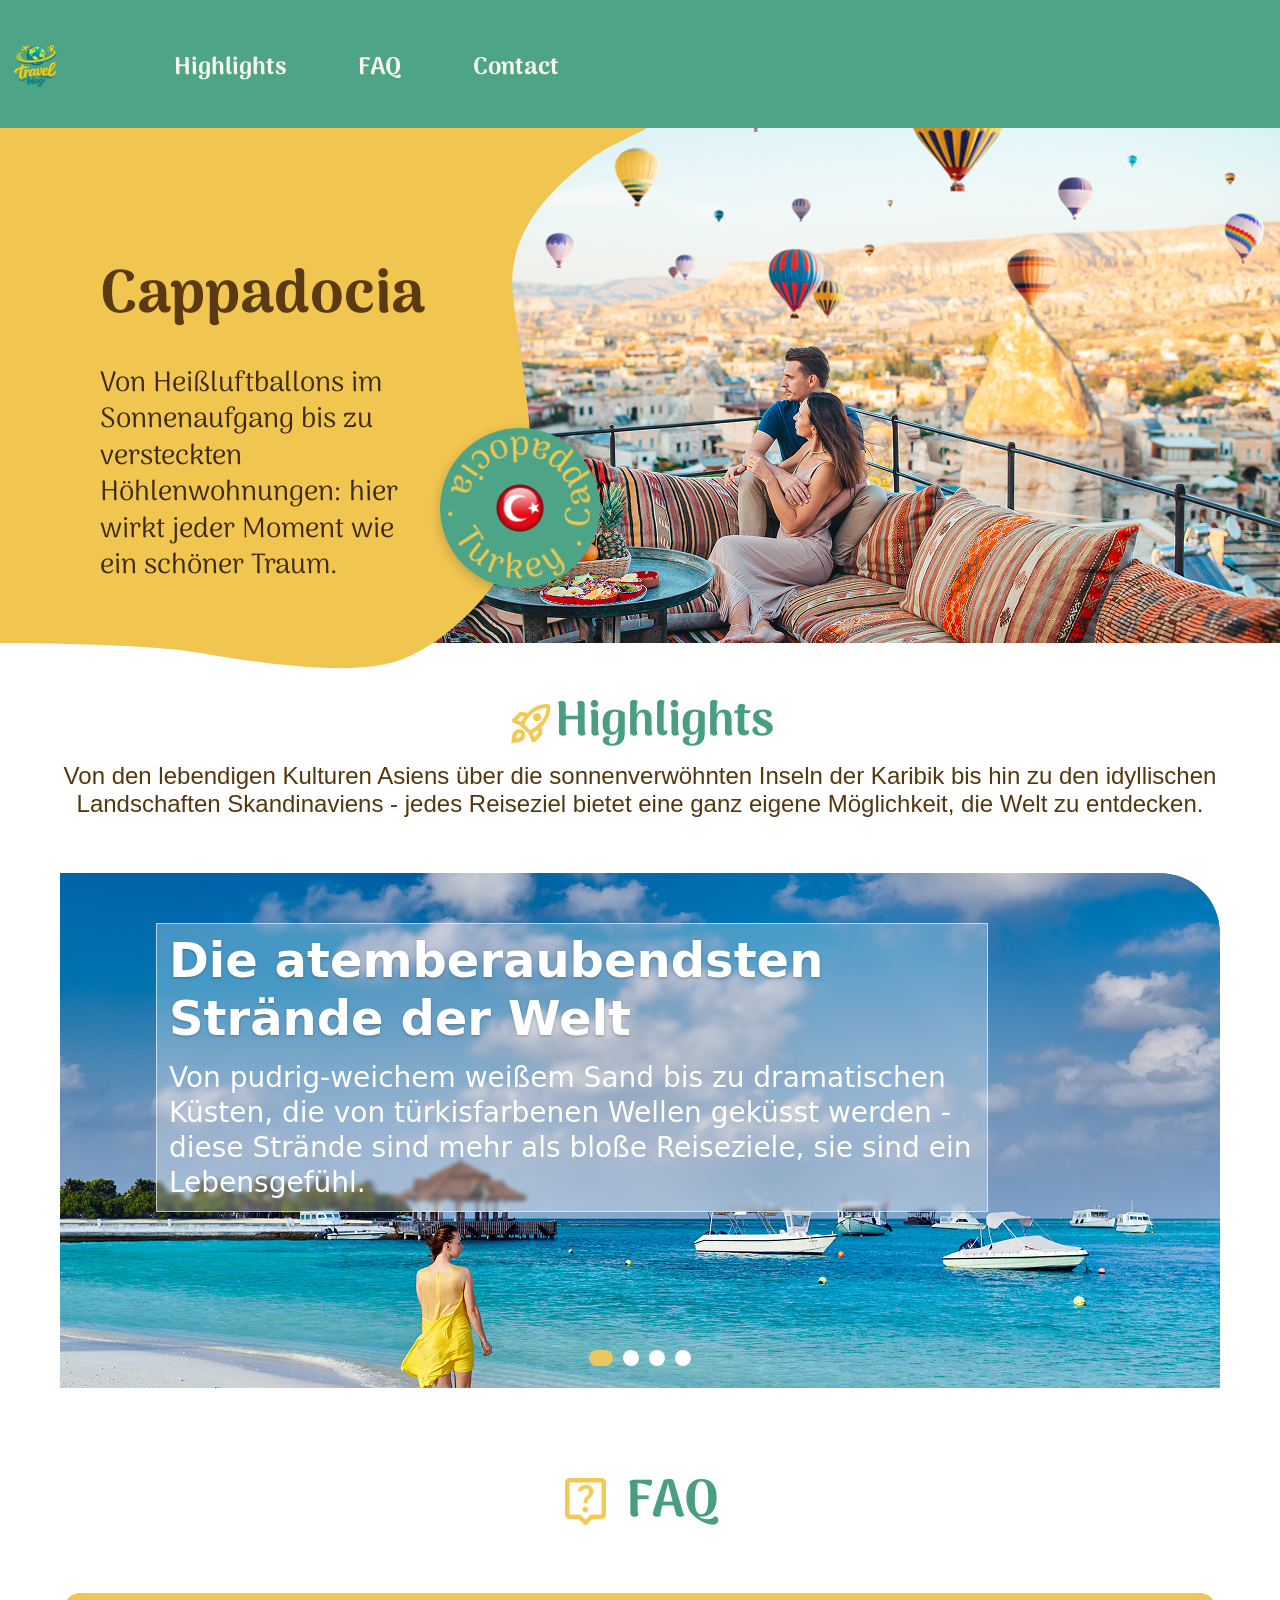
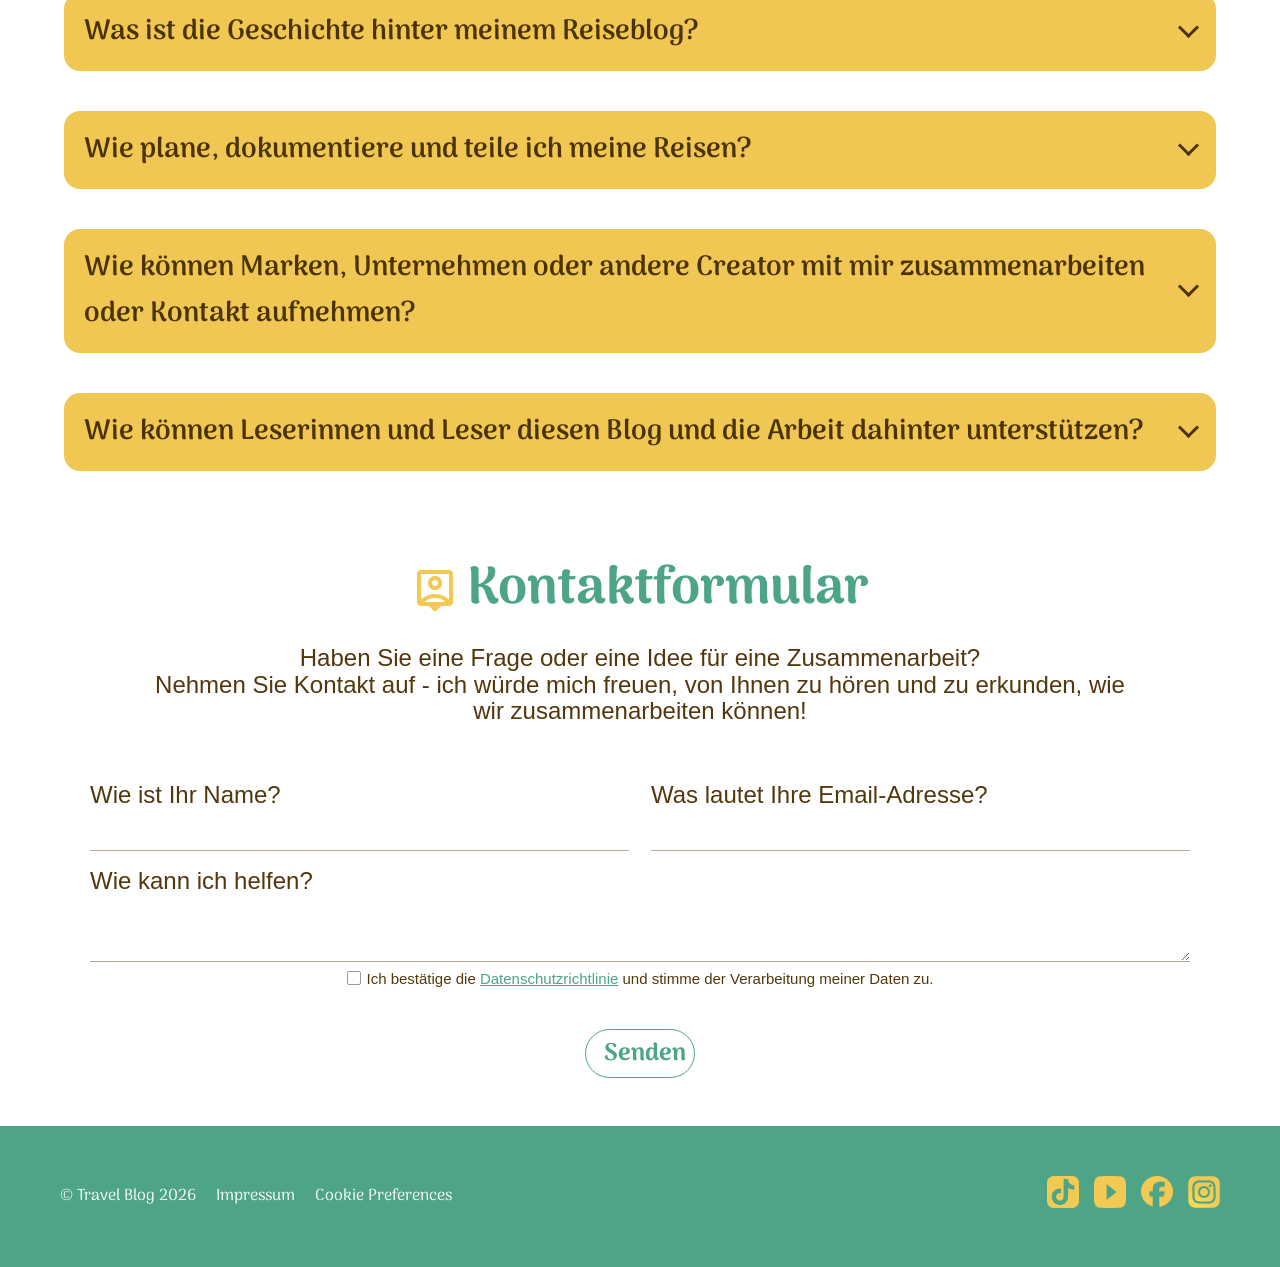
<file: index.html>
<!DOCTYPE html>
<html lang="de">
<head>
    <meta charset="UTF-8">
    <meta name="viewport" content="width=device-width, initial-scale=1.0">
    <link rel="icon" type="image/x-icon" href="assets/icon/favicon-16x16.png">
    <title>Reiseblock_3283</title>

    <link rel="stylesheet" href="styles/variables.css">
    <link rel="stylesheet" href="styles/standard.css">
    <link rel="stylesheet" href="styles/fonts.css">
    <link rel="stylesheet" href="styles/style.css">
</head>

<header class="index-header site-header--shared">
  <div class="header-container">
    <nav class="navbar" aria-label="Hauptnavigation">
          <a href="./index.html" aria-label="Zur Startseite">
              <img class="logo-img" src="./assets/icon/logo.png" alt="Logo">
          </a>

          <ul>
              <li><a href="#Highlights">Highlights</a></li>
              <li><a href="#FAQ">FAQ</a></li>
              <li><a href="#Contact">Contact</a></li>
          </ul>
      </nav>
  </div>    
</header>

<body>

    <section class="hero">
      <div class="hero-yellow">
        <div class="yellow-fill"></div>
        <div class="hero-shape"></div>
      </div>

      <div class="hero-text">
        <h1>Cappadocia</h1>
        <p>Von Heißluftballons im Sonnenaufgang bis zu versteckten Höhlenwohnungen: hier wirkt jeder Moment wie ein schöner Traum.</p>
      </div>

      <div class="badge">
        <img class="badge-text" src="img/web/Cappadocia_Turkey.png" alt="Cappadocia · Turkey">
        <img class="badge-flag" src="img/web/Flag_orb_Turkey.png" alt="">
      </div>
</section>


  <main>
    <!-- Highlights -->
      <section id="Highlights" class="highlights">
        <header class="highlights__header">
          <h2 class="highlights__title">
            <svg class="highlights__icon" viewBox="0 0 20 20" aria-hidden="true">
              <path d="M14.5 4.5c2.8-1.4 5-1.2 5-1.2s.2 2.2-1.2 5l-5.6 5.6-3.6-3.6 5.4-5.8z"/>
              <circle cx="15.2" cy="8.8" r="1.2"/>
              <path d="M8.6 10.2 5.4 10.8 3.8 13.4l3.4.4M13.8 15.4l-.6 3.2-2.6 1.6-.4-3.4M7.6 16.4c-1.6.2-2.8 1.4-3 3.2 1.8-.2 3-1.4 3.2-3.2"/>
            </svg>
              <img src="./img/web/rocket_launch.png" alt="" aria-hidden="true" alt="Bild einer Rakete" width="48" height="48">
              <p>Highlights</p>
          </h2>
      <p class="highlights__intro">
      Von den lebendigen Kulturen Asiens über die sonnenverwöhnten Inseln der Karibik bis hin
      zu den idyllischen Landschaften Skandinaviens - jedes Reiseziel bietet eine ganz eigene Möglichkeit, die Welt zu entdecken.
      </p>
      </header>

      <div class="slider">
      <input type="radio" name="slide" id="slide1" checked>
      <input type="radio" name="slide" id="slide2">
      <input type="radio" name="slide" id="slide3">
      <input type="radio" name="slide" id="slide4">

      <div class="slider__track">
      <article class="slide slide--1">
        <img class="slide__img" src="./img/web/Strand.png" alt="Strandbild">
        <div class="slide__box">
          <h3 class="slide__title">Die atemberaubendsten Strände der Welt</h3>
          <p>
        <p class="slide__text"></p>
      <a href="article1.html">Von pudrig-weichem weißem Sand bis zu dramatischen Küsten, die von türkisfarbenen
      Wellen geküsst werden - diese Strände sind mehr als bloße Reiseziele, sie sind
      ein Lebensgefühl.</a></p>
      </div>
      </article>

      <article class="slide slide--2">
      <img class="slide__img" src="./img/web/Kopenhagen.png" alt="Bild von Pattaya">
      <div class="slide__box">
      <h3 class="slide__title">Kopenhagen in 3 Tagen: Große Erlebnisse, clever gespart</h3>
      <p class="slide__text">
      <p><p class="slide__text"></p><a href="article2.html">Kopenhagen entdecken - wo historischer Charme auf modernes Design,
      lebendige Fahrradkultur und Leben am Wasser trifft.</a></p>
      </div>
      </article>

<article class="slide slide--3">
  <img class="slide__img" src="./img/web/Pattaya.png" alt="Bild von Pattaya">
  <div class="slide__box">
    <h3 class="slide__title">Pattaya Pulse:<br>Gutes Essen, Sonne und leuchtende Nächte</h3>
    <p class="slide__text">
    <p class="slide__text">
    <p><a href="article3.html">Von belebten Strandpromenaden bis zu nahegelegenen
        Inseln bietet die Stadt eine energiegeladene und vielseitige Auszeit. Entdecke Pattaya City mit
        seinem pulsierenden Nachtleben und seinen bedeutenden kulturellen Sehenswürdigkeiten.</a></p>
  </div>
</article>

<article class="slide slide--4">
  <img class="slide__img" src="./img/web/Fuji.png" alt="Bild vom Berg Fuji">
  <div class="slide__box">
    <h3 class="slide__title">Berg Fuji:<br>Der bekannteste Berg Japans</h3>
    <p class="slide__text">
    <h3 class="slide__title"></h3>
    <a href="article1.html">
      Der Fuji ist der bekannteste Berg Japans und ein aktiver Vulkan. Er liegt etwa 100 Kilometer
      südwestlich von Tokio. Sein Name steht für „Reichtum“ und „Samurai“. Der Berg gilt als Zeichen für Stärke und
      Ehre.
    </a>
    </p>
  </div>
</article>
</div>

  <div class="slider__dots">
    <label for="slide1" aria-label="Slide 1"></label>
    <label for="slide2" aria-label="Slide 2"></label>
    <label for="slide3" aria-label="Slide 3"></label>
    <label for="slide4" aria-label="Slide 4"></label>
  </div>
</div>
</section>

<!-- FAQ-Bereich -->
<section class="faq" id="FAQ">
    <h2 class="faq-title">
        <img src="./img/web/live_help.png" alt="" class="faq-icon">
        FAQ
    </h2>

    <details class="faq-item">
        <summary>Was ist die Geschichte hinter meinem Reiseblog?</summary>
        <p>Alles begann mit einem Notizbuch voller Reiseerinnerungen, das irgendwann zu klein wurde. Ich wollte meine Erlebnisse nicht nur für mich festhalten, sondern mit anderen teilen und Lust aufs Entdecken machen. Heute findest du hier ehrliche Berichte, praktische Tipps und Geschichten von unterwegs, von großen Städten bis zu kleinen, versteckten Orten.</p>
    </details>

    <details class="faq-item">
        <summary>Wie plane, dokumentiere und teile ich meine Reisen?</summary>
        <p>Vor jeder Reise recherchiere ich Ziele, Unterkünfte und Routen und halte alles in einer einfachen Checkliste fest. Unterwegs mache ich Fotos und schreibe abends kurze Notizen, damit keine Details verloren gehen. Zu Hause wähle ich die besten Bilder aus und mache daraus Blogbeiträge, die dir bei der Planung deiner eigenen Reise helfen sollen.</p>
    </details>

    <details class="faq-item">
        <summary>Wie können Marken, Unternehmen oder andere Creator mit mir zusammenarbeiten oder Kontakt aufnehmen?</summary>
        <p>Ich freue mich über Kooperationen, die zu meinem Blog und meinen Leserinnen und Lesern passen, zum Beispiel mit Unterkünften, Reiseanbietern oder anderen Reise-Creatorn. Schreib mir einfach über das Kontaktformular eine kurze Nachricht mit deiner Idee. Ich melde mich so schnell wie möglich bei dir.</p>
    </details>

    <details class="faq-item">
        <summary>Wie können Leserinnen und Leser diesen Blog und die Arbeit dahinter unterstützen?</summary>
        <p>Die größte Unterstützung ist, wenn du meine Beiträge liest, kommentierst und mit Freunden teilst. Du kannst mir auch in den sozialen Medien folgen und mir deine eigenen Reisetipps schicken. Jede Rückmeldung motiviert mich, weiterzuschreiben und neue Orte für dich zu entdecken.</p>
    </details>
</section>

 <!-- Kontaktformular -->
<section id="Contact" class="contact">
    <form class="contact-form" action="mailto:sabine-albrecht@t-online.de" method="post">
        <h2>
            <img src="./assets/icon/person_pin.png" alt="" aria-hidden="true">

            <span>Kontaktformular</span>
            
        </h2>

        <p class="contact-intro">
            Haben Sie eine Frage oder eine Idee für eine Zusammenarbeit?<br>
            Nehmen Sie Kontakt auf - ich würde mich freuen, von Ihnen zu hören und zu erkunden, wie wir zusammenarbeiten können!
        </p>

        <div class="contact-fields">
            <label>
                <span>Wie ist Ihr Name?</span>
                <input type="text" name="name" autocomplete="name" required>
            </label>

            <label>
                <span>Was lautet Ihre Email-Adresse?</span>
                <input type="email" name="email" autocomplete="email" required>
            </label>

            <label class="message-field">
                <span>Wie kann ich helfen?</span>
                <textarea name="message" rows="2" required></textarea>
            </label>
        </div>

        <label class="privacy-consent">
            <input type="checkbox" name="privacy" required>
            <span>Ich bestätige die <a href="assets/Datenschutzhinweise_Reiseblog.pdf">Datenschutzrichtlinie</a> und stimme der Verarbeitung meiner Daten zu.</span>
        </label>

        <button type="submit">Senden</button>
    </form>
</section>
</main>

 <!-- Footer -->
<footer class="site-footer">
  <div class="footer__container">  
    <div class="footer__left">
        <span>© Travel Blog 2026</span>
        <a href="impressum.html">Impressum</a>
        <a href="#">Cookie Preferences</a>
      </div>
      <div class="footer__social">
        <a href="https://www.tiktok.com/@dein_benutzername" aria-label="TikTok" target="_blank" rel="noopener noreferrer">
        <img src="./img/web/Tiktok_icon.png" alt="TikTok" width="32" height="32">
        </a>
        <a href="https://www.youtube.com/@dein_kanal" aria-label="YouTube" target="_blank" rel="noopener noreferrer">
        <img src="./img/web/youtube.png" alt="YouTube" width="32" height="32">
        </a>
        <a href="https://www.facebook.com/deine_seite/" aria-label="Facebook" target="_blank" rel="noopener noreferrer">
        <img src="./img/web/facebook.png" alt="Facebook" width="32" height="32">
        </a>
        <a href="https://www.instagram.com/" aria-label="Instagram" target="_blank" rel="noopener noreferrer">
        <img src="./img/web/Instagram.png" alt="Instagram" width="32" height="32">
        </a>
      </div>
  </div>
</footer>
<!-- Mobile Navigation -->
    <nav class="mobile-bottom-nav"
     aria-label="Mobile Navigation">

      <a href="index.html" aria-label="Startseite">
        <img src="./assets/icon/Home.png" alt="Startseite">
      </a>

      <a href="#Highlights" aria-label="Highlights">
        <img src="./assets/icon/rocket_launch.png" alt="Highlights">
      </a>

      <a href="#FAQ" aria-label="FAQ">
        <img src="./assets/icon/live_help.png" alt="Fragen">
      </a>

      <a href="#Contact" aria-label="Kontakt">
        <img src="./assets/icon/person.png" alt="">
      </a>
    </nav>
</body>
</html>
</file>
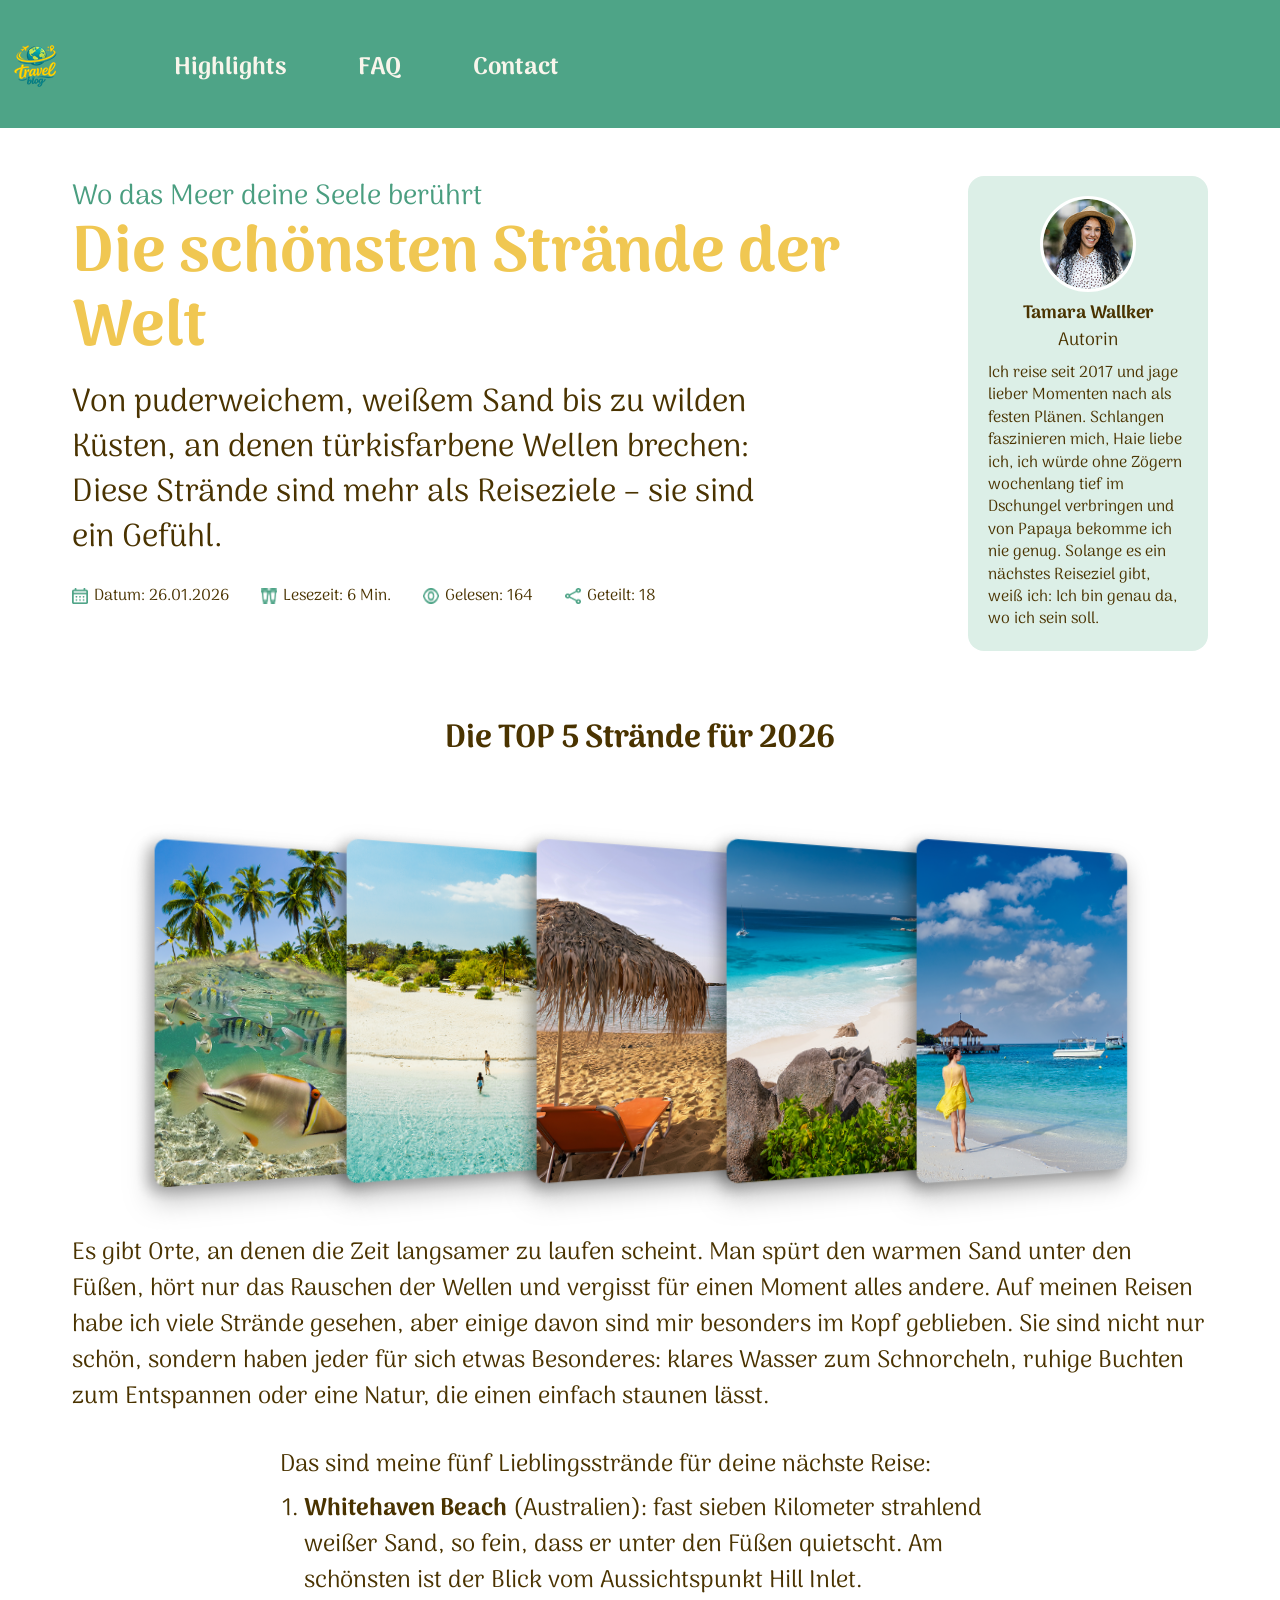
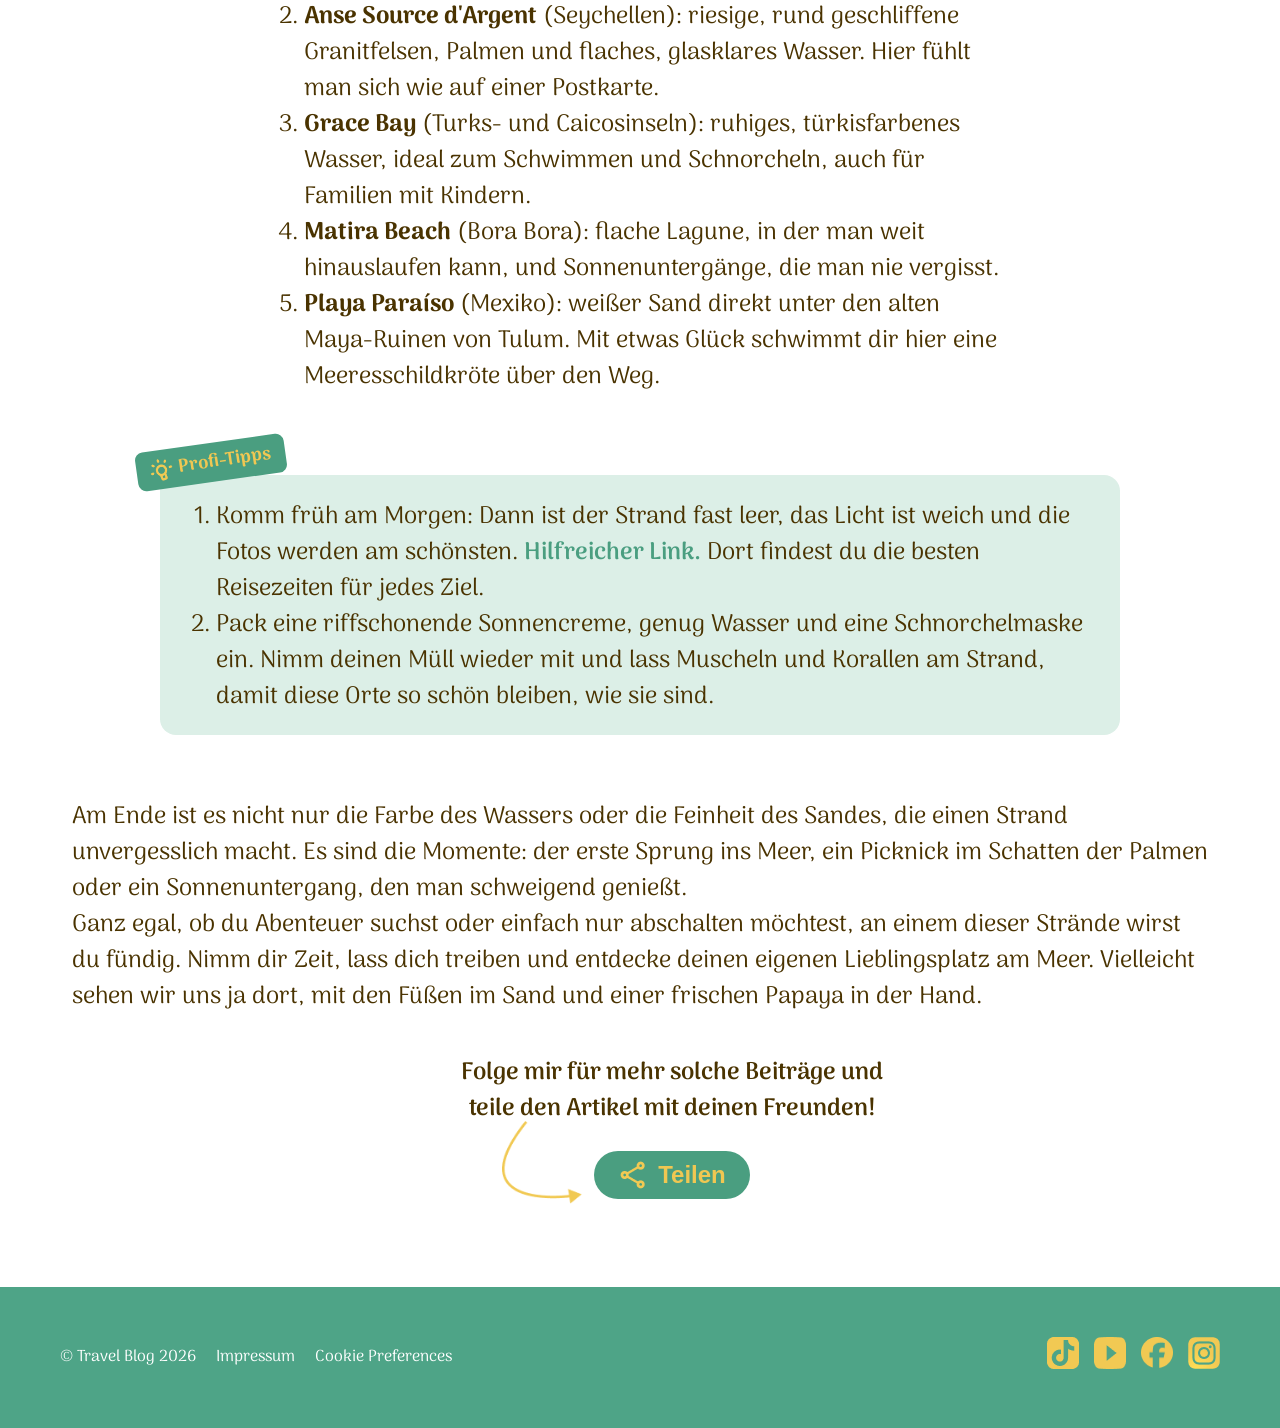
<file: article1.html>
<!DOCTYPE html>
<html lang="de">
<head>
    <meta charset="UTF-8">
    <meta name="viewport" content="width=device-width, initial-scale=1.0">
     <link rel="icon" type="image/x-icon" href="assets/icon/favicon-16x16.png">
    <title>Die schönsten Strände der Welt | Reiseblog</title>

    <link rel="stylesheet" href="./styles/variables.css">
    <link rel="stylesheet" href="./styles/standard.css">
    <link rel="stylesheet" href="./styles/fonts.css">
    <link rel="stylesheet" href="./styles/style.css">

    <!-- Nur für Article 1 -->
    <link rel="stylesheet" href="./styles/style.article1.css">
</head>

<!-- Alles, was man sieht, gehört IN den <body>, auch der <header> -->
<body>
    <header class="index-header site-header--shared">
        <div class="header-container">
            <nav class="navbar" aria-label="Hauptnavigation">
                <a href="./index.html" aria-label="Zur Startseite">
                    <img class="logo-img" src="./assets/icon/logo.png" alt="Logo">
                </a>

                <ul>
                    <li><a href="./index.html#Highlights">Highlights</a></li>
                    <li><a href="./index.html#FAQ">FAQ</a></li>
                    <li><a href="./index.html#Contact">Contact</a></li>
                </ul>
            </nav>
        </div>    
    </header>
    <main>

        <article class="article">

            <!-- Kopf des Artikels: links Titel + Infos, rechts die Autorin -->
            <div class="article-header">
                <div class="article-intro">
                    <p class="article-kicker">Wo das Meer deine Seele berührt</p>
                    <h1 class="article-title">Die schönsten Strände der Welt</h1>
                    <p class="article-lead">Von puderweichem, weißem Sand bis zu wilden Küsten, an denen türkisfarbene Wellen brechen: Diese Strände sind mehr als Reiseziele – sie sind ein Gefühl.</p>

                    <!-- <dl> = Liste mit Begriff (dt) und Wert (dd) -->
                    <dl class="article-meta">
                        <div>
                            <dt><img src="./img/web/icon-date.png" alt=""> Datum:</dt>
                            <dd><time datetime="2026-01-26">26.01.2026</time></dd>
                        </div>
                        <div>
                            <dt><img src="./img/web/icon-time.png" alt=""> Lesezeit:</dt>
                            <dd>6 Min.</dd>
                        </div>
                        <div>
                            <dt><img src="./img/web/icon-read.png" alt=""> Gelesen:</dt>
                            <dd>164</dd>
                        </div>
                        <div>
                            <dt><img src="./img/web/icon-share.png" alt=""> Geteilt:</dt>
                            <dd>18</dd>
                        </div>
                    </dl>
                </div>

                <!-- <aside> = Zusatzinfo neben dem eigentlichen Text: die Autorin -->
                <aside class="author">
                    <img src="./img/web/Avatar_women.png" alt="Porträt von Tamara Wallker" class="author-img">
                    <h2 class="author-name">Tamara Wallker</h2>
                    <p class="author-role">Autorin</p>
                    <p class="author-bio">Ich reise seit 2017 und jage lieber Momenten nach als festen Plänen. Schlangen faszinieren mich, Haie liebe ich, ich würde ohne Zögern wochenlang tief im Dschungel verbringen und von Papaya bekomme ich nie genug. Solange es ein nächstes Reiseziel gibt, weiß ich: Ich bin genau da, wo ich sein soll.</p>
                </aside>
            </div>

            <!-- Der eigentliche Text des Artikels -->
            <section class="article-content">
                <h2 class="article-heading">Die TOP 5 Strände für 2026</h2>

                <!-- Die 5 Bilder, schräg gedreht wie im Design.
                     Auf dem Handy werden sie zum Slider wie auf der Startseite:
                     die Radio-Buttons merken sich, welches Bild gerade zu sehen ist -->
                <div class="carousel">
                    <input type="radio" name="beach" id="beach1" checked>
                    <input type="radio" name="beach" id="beach2">
                    <input type="radio" name="beach" id="beach3">
                    <input type="radio" name="beach" id="beach4">
                    <input type="radio" name="beach" id="beach5">

                    <div class="carousel__track">
                        <img src="./img/web/carousel02/beach01.png" alt="Meeresschildkröte schwimmt in klarem Wasser">
                        <img src="./img/web/carousel02/beach02.png" alt="Palmen an einem weißen Sandstrand">
                        <img src="./img/web/carousel02/beach03.png" alt="Sonnenschirm aus Stroh an einem Sandstrand">
                        <img src="./img/web/carousel02/beach04.png" alt="Felsen an einem Strand mit türkisfarbenem Wasser">
                        <img src="./img/web/carousel02/beach05.png" alt="Frau spaziert an einem hellen Strand">
                    </div>

                    <!-- Punkte zum Weiterklicken (nur auf dem Handy sichtbar) -->
                    <div class="carousel__dots">
                        <label for="beach1" aria-label="Bild 1"></label>
                        <label for="beach2" aria-label="Bild 2"></label>
                        <label for="beach3" aria-label="Bild 3"></label>
                        <label for="beach4" aria-label="Bild 4"></label>
                        <label for="beach5" aria-label="Bild 5"></label>
                    </div>
                </div>

                <p>Es gibt Orte, an denen die Zeit langsamer zu laufen scheint. Man spürt den warmen Sand unter den Füßen, hört nur das Rauschen der Wellen und vergisst für einen Moment alles andere. Auf meinen Reisen habe ich viele Strände gesehen, aber einige davon sind mir besonders im Kopf geblieben. Sie sind nicht nur schön, sondern haben jeder für sich etwas Besonderes: klares Wasser zum Schnorcheln, ruhige Buchten zum Entspannen oder eine Natur, die einen einfach staunen lässt.</p>

                <!-- Dieser Teil ist schmaler und eingerückt -->
                <div class="article-list">
                    <p>Das sind meine fünf Lieblingsstrände für deine nächste Reise:</p>

                    <!-- <ol> = nummerierte Liste, <strong> = wichtiges Wort (fett) -->
                    <ol>
                        <li><strong>Whitehaven Beach</strong> (Australien): fast sieben Kilometer strahlend weißer Sand, so fein, dass er unter den Füßen quietscht. Am schönsten ist der Blick vom Aussichtspunkt Hill Inlet.</li>
                        <li><strong>Anse Source d'Argent</strong> (Seychellen): riesige, rund geschliffene Granitfelsen, Palmen und flaches, glasklares Wasser. Hier fühlt man sich wie auf einer Postkarte.</li>
                        <li><strong>Grace Bay</strong> (Turks- und Caicosinseln): ruhiges, türkisfarbenes Wasser, ideal zum Schwimmen und Schnorcheln, auch für Familien mit Kindern.</li>
                        <li><strong>Matira Beach</strong> (Bora Bora): flache Lagune, in der man weit hinauslaufen kann, und Sonnenuntergänge, die man nie vergisst.</li>
                        <li><strong>Playa Paraíso</strong> (Mexiko): weißer Sand direkt unter den alten Maya-Ruinen von Tulum. Mit etwas Glück schwimmt dir hier eine Meeresschildkröte über den Weg.</li>
                    </ol>
                </div>

                <!-- Profi-Tipps: grüner Kasten mit schrägem Schild oben links -->
                <section class="tips">
                    <h3 class="tips-badge">
                        <img src="./img/web/icon-tip.png" alt="">
                        Profi-Tipps
                    </h3>
                    <ol>
                        <li>Komm früh am Morgen: Dann ist der Strand fast leer, das Licht ist weich und die Fotos werden am schönsten. <a href="#">Hilfreicher Link.</a> Dort findest du die besten Reisezeiten für jedes Ziel.</li>
                        <li>Pack eine riffschonende Sonnencreme, genug Wasser und eine Schnorchelmaske ein. Nimm deinen Müll wieder mit und lass Muscheln und Korallen am Strand, damit diese Orte so schön bleiben, wie sie sind.</li>
                    </ol>
                </section>

                <p>Am Ende ist es nicht nur die Farbe des Wassers oder die Feinheit des Sandes, die einen Strand unvergesslich macht. Es sind die Momente: der erste Sprung ins Meer, ein Picknick im Schatten der Palmen oder ein Sonnenuntergang, den man schweigend genießt.<br>
                Ganz egal, ob du Abenteuer suchst oder einfach nur abschalten möchtest, an einem dieser Strände wirst du fündig. Nimm dir Zeit, lass dich treiben und entdecke deinen eigenen Lieblingsplatz am Meer. Vielleicht sehen wir uns ja dort, mit den Füßen im Sand und einer frischen Papaya in der Hand.</p>
            </section>

            <!-- Fuß des Artikels: Aufruf zum Teilen, mit Pfeil zum Button -->
            <div class="article-footer">
                <p>Folge mir für mehr solche Beiträge und<br>teile den Artikel mit deinen Freunden!</p>
                <img src="./img/web/arrow.png" alt="" class="share-arrow">
                <button type="button" class="share-button">
                    <img src="./img/web/icon-share-yellow.png" alt="">
                    Teilen
                </button>
            </div>

        </article>
    </main>

    <footer class="site-footer">
  <div class="footer__container">  
    <div class="footer__left">
        <span>© Travel Blog 2026</span>
        <a href="impressum.html">Impressum</a>
        <a href="#">Cookie Preferences</a>
      </div>
      <div class="footer__social">
        <a href="https://www.tiktok.com/@dein_benutzername" aria-label="TikTok" target="_blank" rel="noopener noreferrer">
        <img src="./img/web/Tiktok_icon.png" alt="TikTok" width="32" height="32">
        </a>
        <a href="https://www.youtube.com/@dein_kanal" aria-label="YouTube" target="_blank" rel="noopener noreferrer">
        <img src="./img/web/youtube.png" alt="YouTube" width="32" height="32">
        </a>
        <a href="https://www.facebook.com/deine_seite/" aria-label="Facebook" target="_blank" rel="noopener noreferrer">
        <img src="./img/web/facebook.png" alt="Facebook" width="32" height="32">
        </a>
        <a href="https://www.instagram.com/" aria-label="Instagram" target="_blank" rel="noopener noreferrer">
        <img src="./img/web/Instagram.png" alt="Instagram" width="32" height="32">
        </a>
      </div>
  </div>
</footer>
    <!-- Mobile Navigation: Icon-Leiste unten, nur auf dem Handy sichtbar (CSS in style.css) -->
    <nav class="mobile-bottom-nav" aria-label="Mobile Navigation">
        <a href="index.html" aria-label="Startseite">
            <img src="./assets/icon/Home.png" alt="Startseite">
        </a>
        <a href="index.html#Highlights" aria-label="Highlights">
            <img src="./assets/icon/rocket_launch.png" alt="Highlights">
        </a>
        <a href="index.html#FAQ" aria-label="FAQ">
            <img src="./assets/icon/live_help.png" alt="Fragen">
        </a>
        <a href="index.html#Contact" aria-label="Kontakt">
            <img src="./assets/icon/person.png" alt="">
        </a>
    </nav>
</body>
</html>
</file>
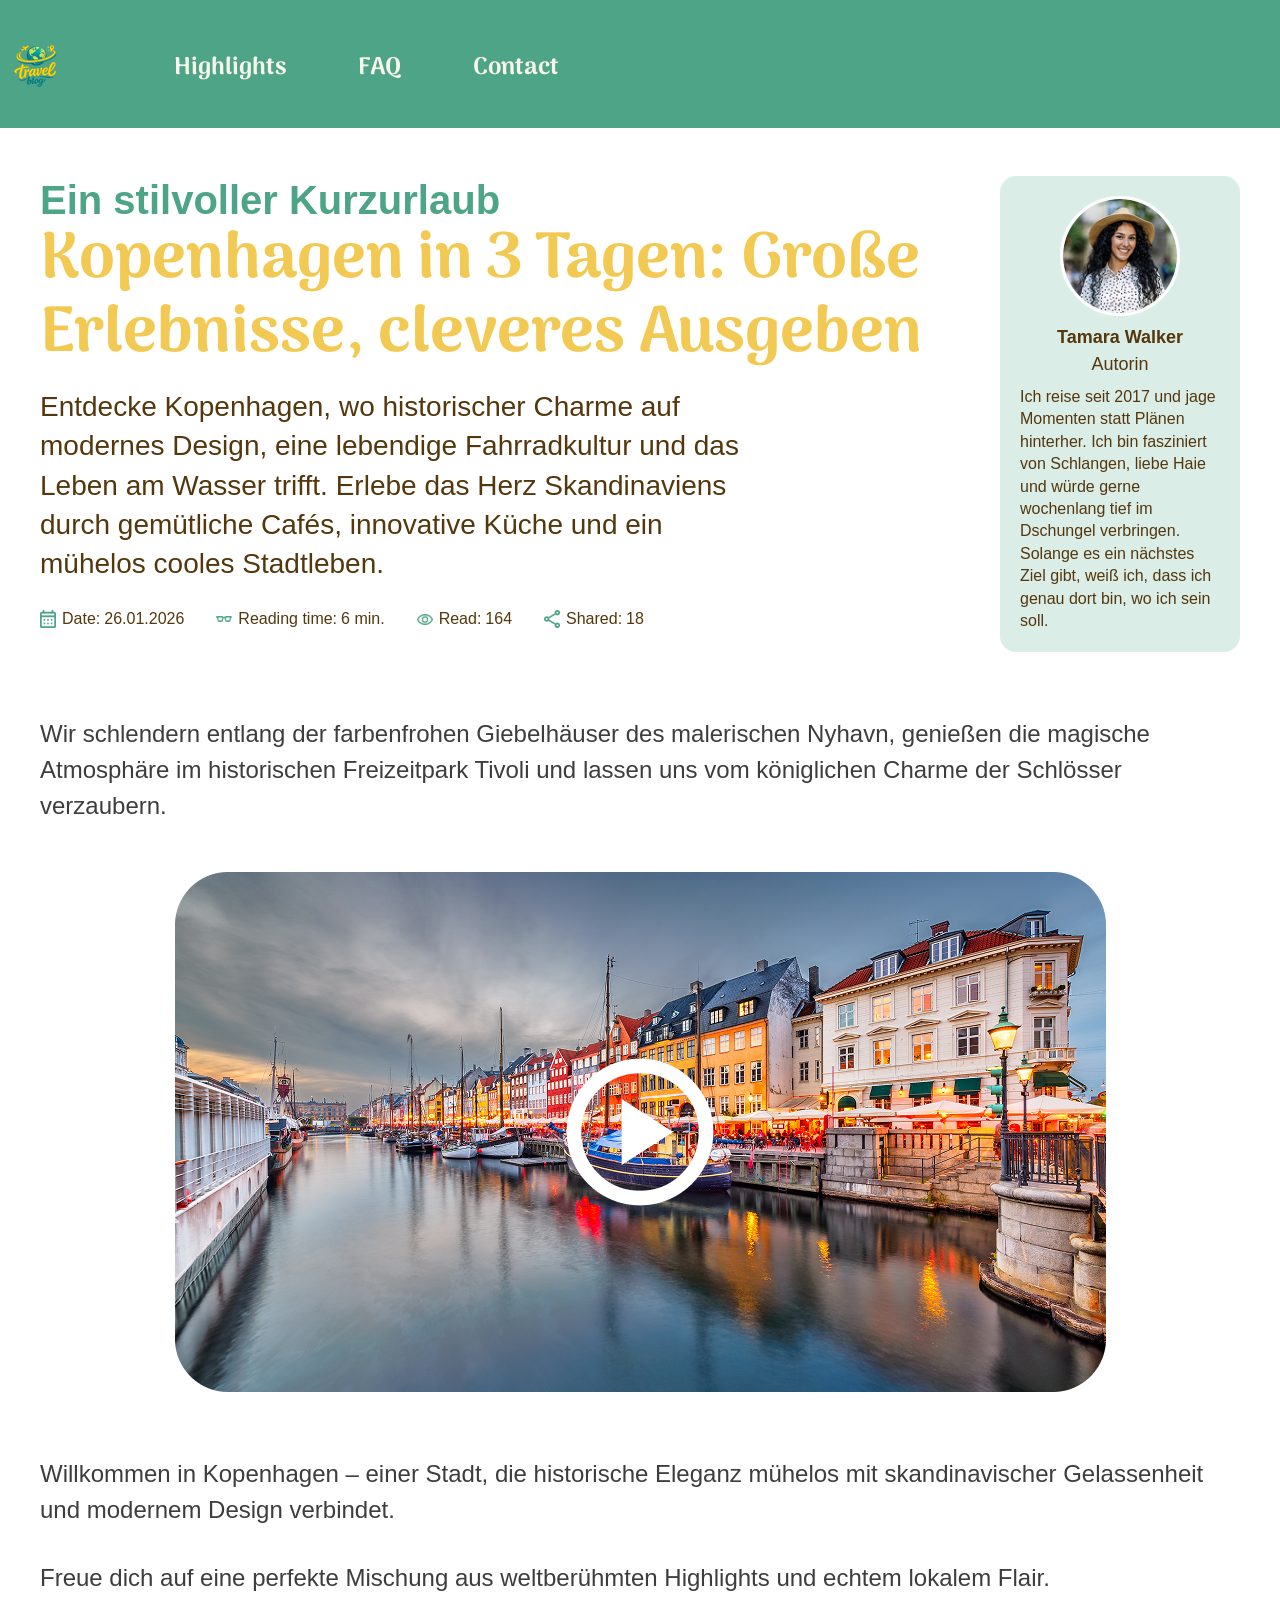
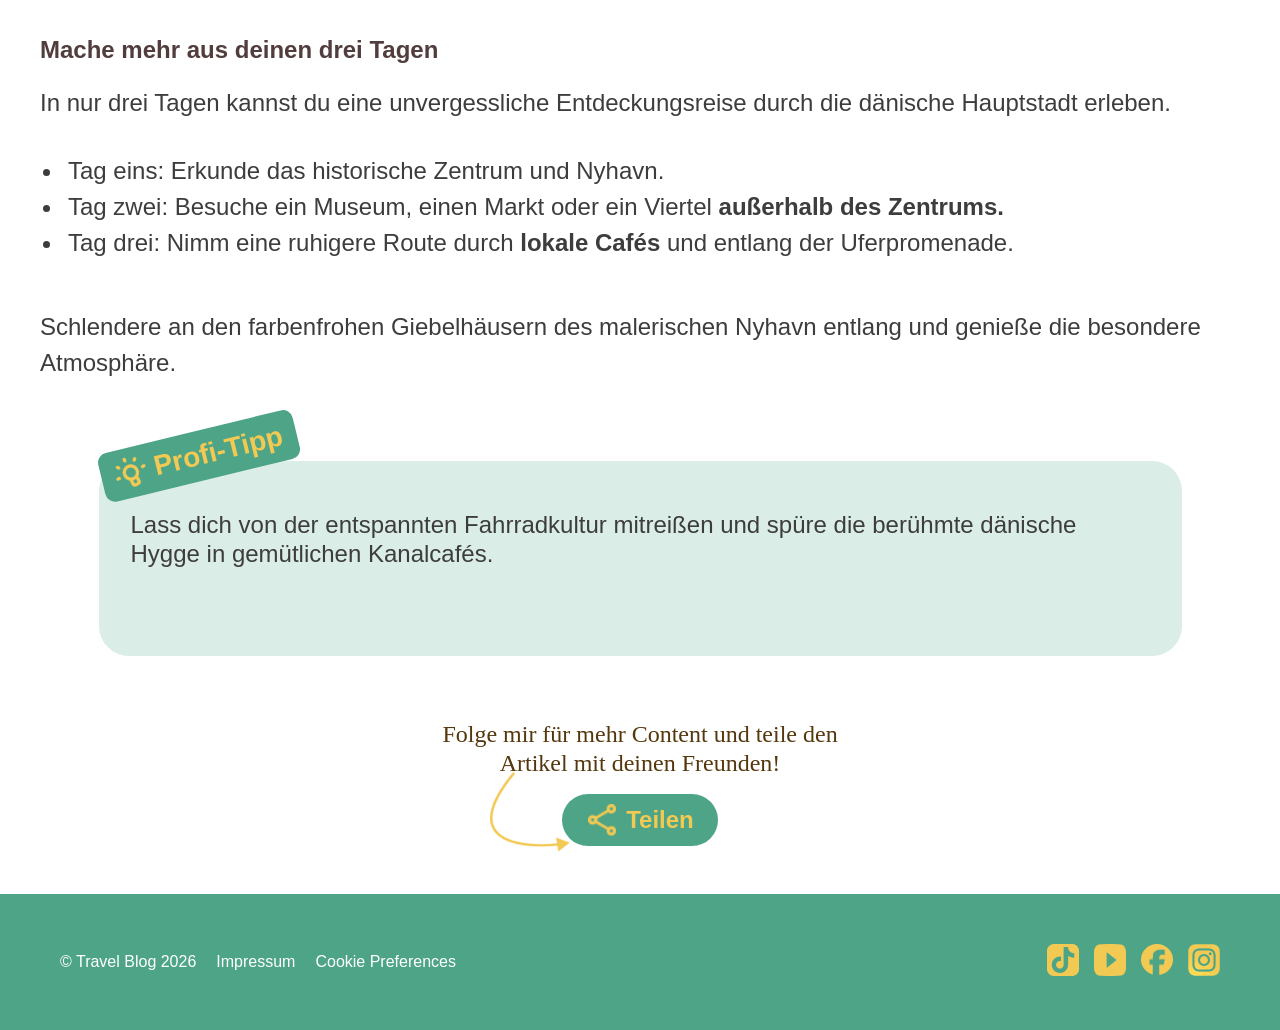
<file: article2.html>
<!DOCTYPE html>
<html lang="de">
<head>
  <meta charset="UTF-8">
  <meta name="viewport" content="width=device-width, initial-scale=1.0">
   <link rel="icon" type="image/x-icon" href="assets/icon/favicon-16x16.png">
  <title>Kopenhagen in 3 Tagen - Reiseartikel</title>

  <!-- Gemeinsame Projekt-Styles -->
  <link rel="stylesheet" href="./styles/variables.css">
  <link rel="stylesheet" href="./styles/standard.css">
  <link rel="stylesheet" href="./styles/fonts.css">
  <link rel="stylesheet" href="./styles/style.css">
  
  <!-- Nur für Article 2 -->
  <link rel="stylesheet" href="./styles/style.article2.css">
</head>

<body class="page-article2">
  <header class="index-header site-header--shared">
    <div class="header-container">
      <nav class="navbar" aria-label="Hauptnavigation">
            <a href="./index.html" aria-label="Zur Startseite">
                <img class="logo-img" src="./assets/icon/logo.png" alt="Logo">
            </a>

            <ul>
                <li><a href="./index.html#Highlights">Highlights</a></li>
                <li><a href="./index.html#FAQ">FAQ</a></li>
                <li><a href="./index.html#Contact">Contact</a></li>
            </ul>
        </nav>
    </div>    
  </header>


  <main>
    <article class="article">
      <header class="article-header">
        <div class="article-intro">
          <p class="article-kicker">Ein stilvoller Kurzurlaub</p>

          <h1 class="article-title">
            Kopenhagen in 3 Tagen: Große Erlebnisse, cleveres Ausgeben
          </h1>

          <p class="article-lead">
            Entdecke Kopenhagen, wo historischer Charme auf modernes Design,
            eine lebendige Fahrradkultur und das Leben am Wasser trifft.
            Erlebe das Herz Skandinaviens durch gemütliche Cafés,
            innovative Küche und ein mühelos cooles Stadtleben.
          </p>

          <dl class="article-meta">
            <div>
              <dt>
                <img src="./assets/icon/calendar_month.png" alt="Kalender">
                Date:
              </dt>
              <dd><time datetime="2026-01-26">26.01.2026</time></dd>
            </div>

            <div>
              <dt>
                <img src="./assets/icon/eyeglasses_2.png" alt="Lesezeit">
                Reading time:
              </dt>
              <dd>6 min.</dd>
            </div>

            <div>
              <dt>
                <img src="./assets/icon/visibility.png" alt="Besucher">
                Read:
              </dt>
              <dd>164</dd>
            </div>

            <div>
              <dt>
                <img src="./assets/icon/share.png" alt="wie oft geteilt">
                Shared:
              </dt>
              <dd>18</dd>
            </div>
          </dl>
        </div>

        <aside class="author" aria-label="Über die Autorin">
          <img
            src="./img/web/Avatar_women.png"
            alt="Portrait von Tamara Walker"
            class="author-img"
          >
          <h2 class="author-name">Tamara Walker</h2>
          <p class="author-role">Autorin</p>
          <p class="author-bio">
            Ich reise seit 2017 und jage Momenten statt Plänen hinterher.
            Ich bin fasziniert von Schlangen, liebe Haie und würde gerne
            wochenlang tief im Dschungel verbringen. Solange es ein nächstes
            Ziel gibt, weiß ich, dass ich genau dort bin, wo ich sein soll.
          </p>
        </aside>
      </header>

      <section class="article-content" aria-label="Artikelinhalt">
        <p>
          Wir schlendern entlang der farbenfrohen Giebelhäuser des
          malerischen Nyhavn, genießen die magische Atmosphäre im
          historischen Freizeitpark Tivoli und lassen uns vom königlichen
          Charme der Schlösser verzaubern.
        </p>

        <figure class="article-video" id="video">
          <a
            class="video-link"
            href="https://www.youtube.com/watch?v=hGcHQll-QDA"
            aria-label="Kopenhagen-Reisevideo ansehen"
          >
            <img
              src="./assets/video/Video.png"alt="koppenhagen Video"
              alt="Bunte Häuser am Kopenhagener Hafen bei Abenddämmerung"
            >
           
          </a>
        </figure>

        <p>
          Willkommen in Kopenhagen – einer Stadt, die historische Eleganz
          mühelos mit skandinavischer Gelassenheit und modernem Design verbindet.
        </p>

        <p>
          Freue dich auf eine perfekte Mischung aus weltberühmten Highlights
          und echtem lokalem Flair.
        </p>

        <h2 class="article-section-title">
          Mache mehr aus deinen drei Tagen
        </h2>

        <p>
          In nur drei Tagen kannst du eine unvergessliche Entdeckungsreise
          durch die dänische Hauptstadt erleben.
        </p>

        <ul class="article-days">
          <li>Tag eins: Erkunde das historische Zentrum</strong> und Nyhavn.</li>
          <li>
            Tag zwei: Besuche ein Museum, einen Markt oder ein Viertel
            <strong>außerhalb des Zentrums.</strong>
          </li>
          <li>
            Tag drei: Nimm eine ruhigere Route durch <strong>lokale Cafés</strong> und entlang
            der Uferpromenade.
          </li>
        </ul>

        <p>
          Schlendere an den farbenfrohen Giebelhäusern des malerischen Nyhavn
          entlang und genieße die besondere Atmosphäre.
        </p>

        <section class="tips" aria-labelledby="tips-title">
          <h2 class="tips-badge" id="tips-title">
            <img src="./assets/icon/wb_incandescent.png" alt="Bild Reisetips">
            Profi-Tipp
          </h2>

          <p>
            Lass dich von der entspannten Fahrradkultur mitreißen und spüre
            die berühmte dänische Hygge in gemütlichen Kanalcafés.
          </p>
        </section>
      </section>

      <div class="article-footer">
  <p>
    Folge mir für mehr Content und teile den Artikel mit deinen Freunden!
  </p>

  <img
    src="./img/web/arrow.png" alt="Teilen"
    class="share-arrow">

  <div class="share-actions">
    <details class="share-details">
      <summary class="share-button">
        <img src="./assets/icon/share gelb.png" alt="">
        <span>Teilen</span>
      </summary>

      <div class="share-expanded">
        <img
          src="./assets/icon/share.svg"
          alt=""
          class="share-expanded__icon">

        <div class="share-links" aria-label="Artikel teilen auf">
          <a
            class="share-link share-link--linkedin"
            href="#"
            target="_blank"
            rel="noopener noreferrer">LinkedIn</a>

          <a
            class="share-link share-link--whatsapp"
            href="#"
            target="_blank"
            rel="noopener noreferrer">WhatsApp</a>
        </div>
      </div>
    </details>
  </div>
</div>
</article>
</main>

<!-- Footer -->
<footer class="site-footer">
  <div class="footer__container">  
    <div class="footer__left">
        <span>© Travel Blog 2026</span>
        <a href="impressum.html">Impressum</a>
        <a href="#">Cookie Preferences</a>
      </div>
      <div class="footer__social">
        <a href="https://www.tiktok.com/@dein_benutzername" aria-label="TikTok" target="_blank" rel="noopener noreferrer">
        <img src="./img/web/Tiktok_icon.png" alt="TikTok" width="32" height="32">
        </a>
        <a href="https://www.youtube.com/@dein_kanal" aria-label="YouTube" target="_blank" rel="noopener noreferrer">
        <img src="./img/web/youtube.png" alt="YouTube" width="32" height="32">
        </a>
        <a href="https://www.facebook.com/deine_seite/" aria-label="Facebook" target="_blank" rel="noopener noreferrer">
        <img src="./img/web/facebook.png" alt="Facebook" width="32" height="32">
        </a>
        <a href="https://www.instagram.com/" aria-label="Instagram" target="_blank" rel="noopener noreferrer">
        <img src="./img/web/Instagram.png" alt="Instagram" width="32" height="32">
        </a>
      </div>
  </div>
</footer>

<nav class="mobile-bottom-nav" aria-label="Seitennavigation">
  <a href="index.html" aria-label="Startseite">
    <img src="./assets/icon/Home.png" alt="Startseite">
  </a>

  <a href="index.html#Highlights" aria-label="Highlights entdecken">
    <img src="./assets/icon/rocket_launch.png" alt="highlights">
  </a>

  <a href="index.html#FAQ" aria-label="Häufige Fragen">
    <img src="./assets/icon/live_help.png" alt="Fragen">
  </a>

  <a href="index.html#Contact" aria-label="Kontaktformular">
    <img src="./assets/icon/person.png" alt="">
  </a>
</nav>
<script>
  const pageUrl = window.location.href;
  const shareText = `${document.title} ${pageUrl}`;

  document.querySelector(".share-link--linkedin").href =
    `https://www.linkedin.com/sharing/share-offsite/?url=${encodeURIComponent(pageUrl)}`;

  document.querySelector(".share-link--whatsapp").href =
    `https://api.whatsapp.com/send?text=${encodeURIComponent(shareText)}`;
</script>
</body>
</html>
</file>
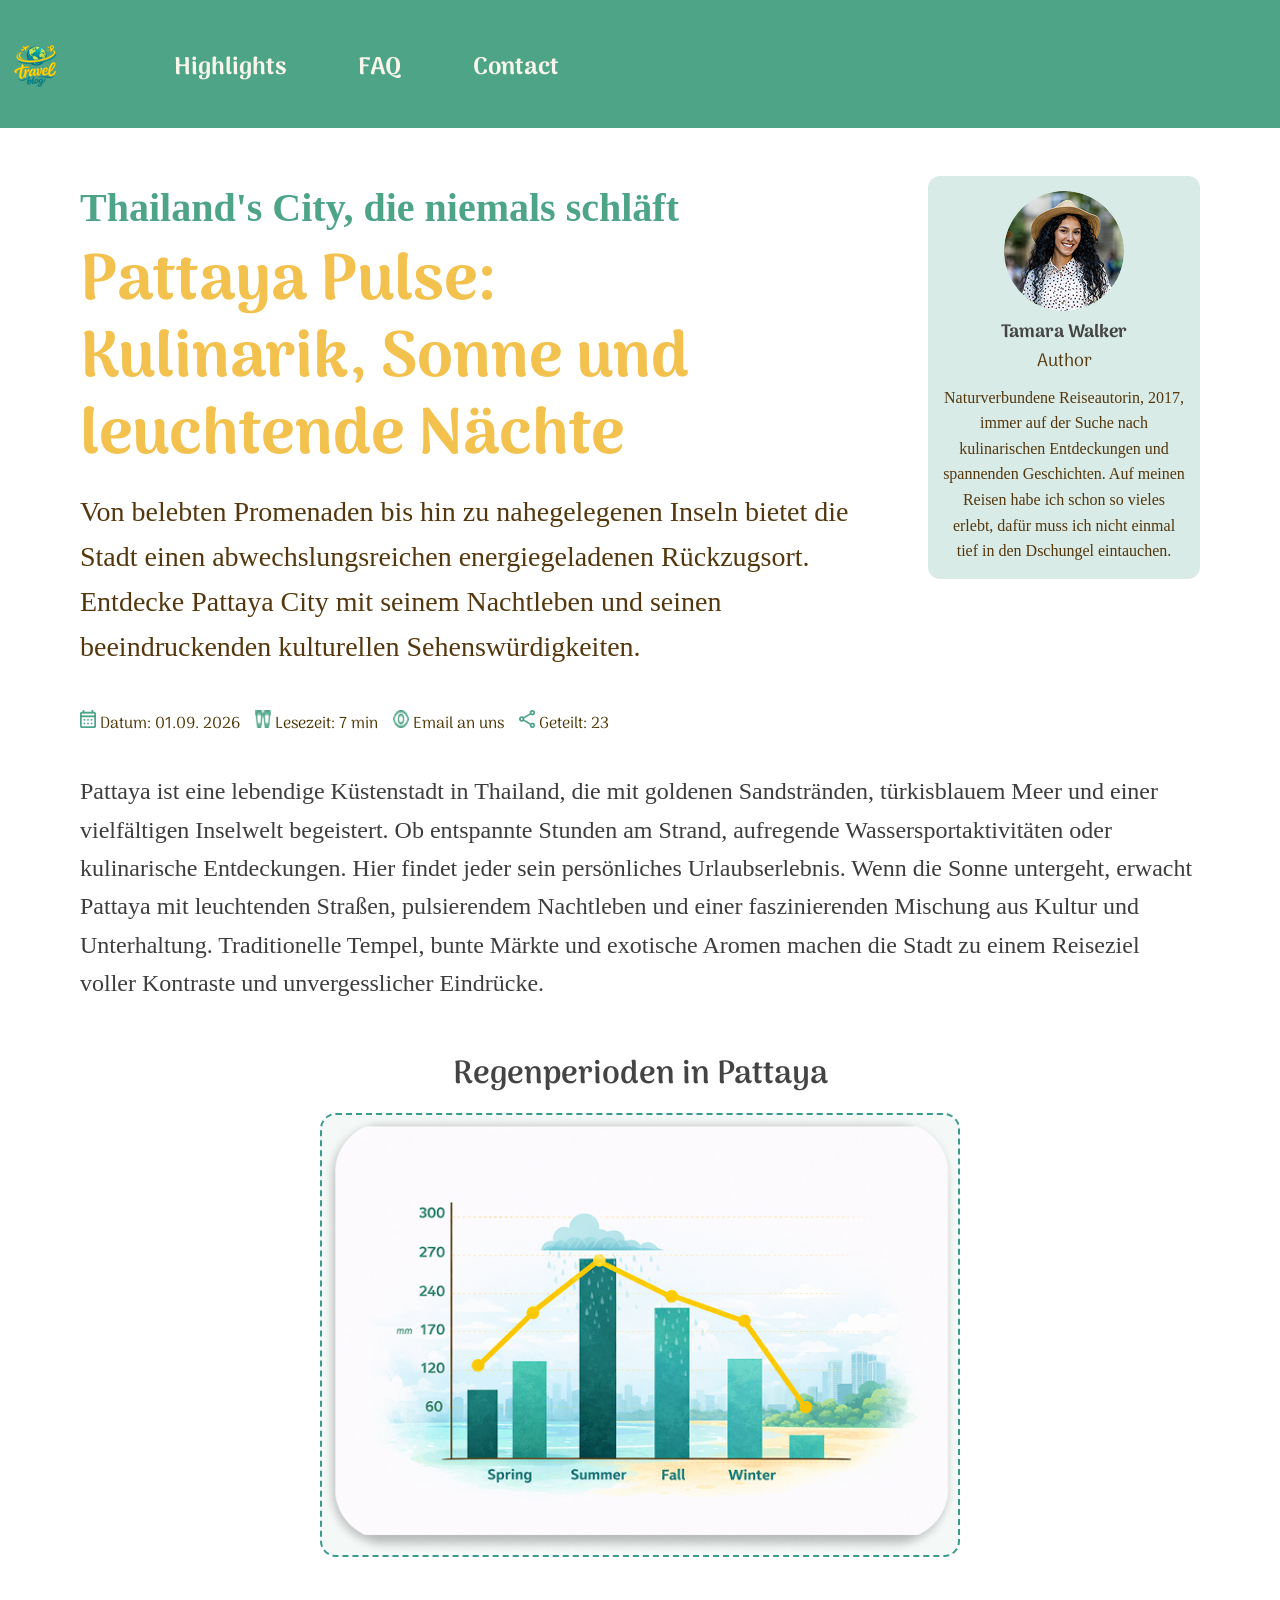
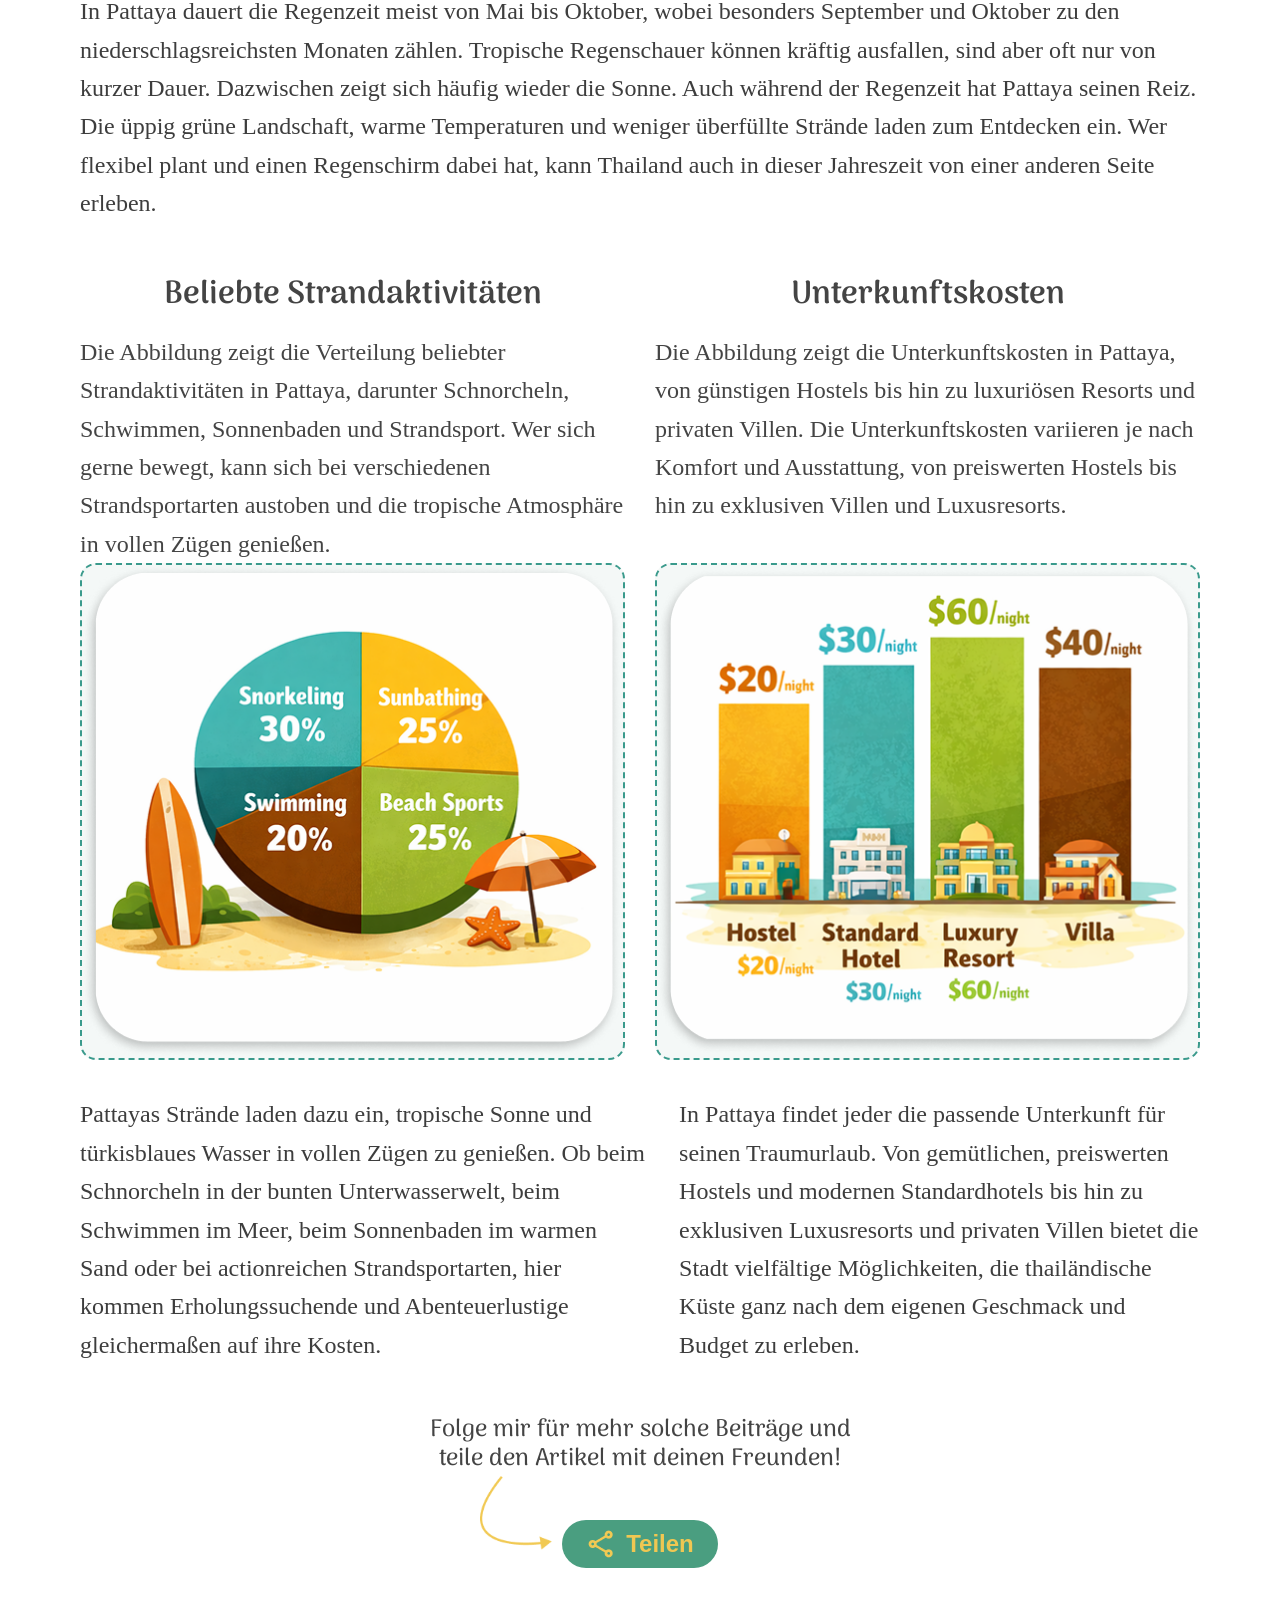
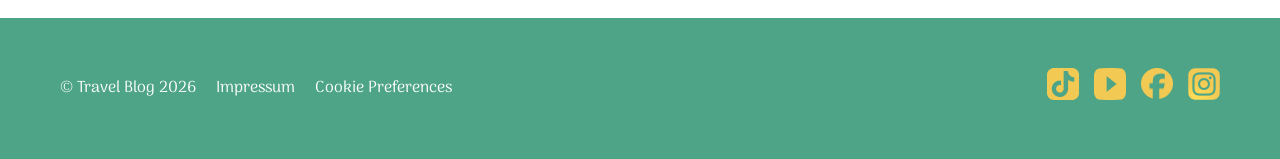
<file: article3.html>
<!DOCTYPE html>
<html lang="de">

<head>
    <meta charset="UTF-8">
    <meta name="viewport" content="width=device-width, initial-scale=1.0">
     <link rel="icon" type="image/x-icon" href="assets/icon/favicon-16x16.png">
    <title>Pattaya Pulse</title>

    <link rel="icon" type="image/x-icon" href="./assets/icon/logo_favicon.png">


    <!-- Gemeinsame Projekt-Styles -->
    <link rel="stylesheet" href="./styles/variables.css">
    <link rel="stylesheet" href="./styles/standard.css">
    <link rel="stylesheet" href="./styles/fonts.css">
    <link rel="stylesheet" href="./styles/style.css">

    <!-- Nur für Article 3 -->
    <link rel="stylesheet" href="./styles/style.article3.css">
</head>

<body>
    <header class="index-header site-header--shared">
        <div class="header-container">
            <nav class="navbar" aria-label="Hauptnavigation">
                <a href="./index.html" aria-label="Zur Startseite">
                    <img class="logo-img" src="./assets/icon/logo.png" alt="Logo">
                </a>

                <ul>
                    <li><a href="./index.html#Highlights">Highlights</a></li>
                    <li><a href="./index.html#FAQ">FAQ</a></li>
                    <li><a href="./index.html#Contact">Contact</a></li>
                </ul>
            </nav>
        </div>    
    </header>

    <main class="seite">
        <!-- Kopfbereich: Titel links, Autorenkarte rechts -->
        <header class="kopf">
            <div class="kopf-text">
                <p class="kategorie">Thailand's City, die niemals schläft</p>
                <h1>Pattaya Pulse:<br>Kulinarik, Sonne und leuchtende Nächte</h1>
                <p class="einleitung">
                    Von belebten Promenaden bis hin zu nahegelegenen Inseln bietet die Stadt einen
                    abwechslungsreichen energiegeladenen Rückzugsort. Entdecke Pattaya City mit
                    seinem Nachtleben und seinen beeindruckenden kulturellen Sehenswürdigkeiten.
                </p>
                <ul class="meta">
                    <li><img src="./assets/icon/calendar_month.png" alt="Kalender" width="16" height="18"> Datum: 01.09.
                        2026</li>
                    <li><img src="./assets/icon/eyeglasses_2.png" alt="Brille" width="16" height="18"> Lesezeit: 7 min
                    </li>
                    <li><img src="./assets/icon/visibility.png" alt="Sichtbarkeit" width="16" height="18"> Email an uns
                    </li>
                    <li><img src="./assets/icon/share.png" alt="Teilen" width="16" height="18"> Geteilt: 23</li>
                </ul>
            </div>

            <aside class="autor">
                <img class="autor-bild" src="./img/web/Avatar.png" alt="Tamara Walker">

                <p class="autor-name">Tamara Walker</p>
                <p class="autor-rolle">Author</p>
                <p class="autor-text">
                    Naturverbundene Reiseautorin, 2017, immer auf der Suche
                    nach kulinarischen Entdeckungen und spannenden Geschichten.
                    Auf meinen Reisen habe ich schon so vieles erlebt, dafür muss
                    ich nicht einmal tief in den Dschungel eintauchen.
                </p>
            </aside>
        </header>

        <!-- Einleitende Textabschnitte -->
        <section class="text">
            <p>
                Pattaya ist eine lebendige Küstenstadt in Thailand, die mit goldenen Sandstränden,
                türkisblauem Meer und einer vielfältigen Inselwelt begeistert. Ob entspannte Stunden
                am Strand, aufregende Wassersportaktivitäten oder kulinarische Entdeckungen. Hier findet
                jeder sein persönliches Urlaubserlebnis. Wenn die Sonne untergeht, erwacht Pattaya mit leuchtenden Straßen, pulsierendem Nachtleben
                und einer faszinierenden Mischung aus Kultur und Unterhaltung. Traditionelle Tempel, bunte
                Märkte und exotische Aromen machen die Stadt zu einem Reiseziel voller Kontraste und
                unvergesslicher Eindrücke.
            </p>
        </section>

        <!-- Abschnitt mit grosser Grafik -->
        <section class="abschnitt">
            <h2>Regenperioden in Pattaya</h2>
            <div class="bild bild-gross">
                <img src="./img/web/graph_ Rain periods.png" alt="Diagramm Regenzeiten">
            </div>
        </section>

        <section class="text">
            <p>
                In Pattaya dauert die Regenzeit meist von Mai bis Oktober, wobei besonders September und Oktober zu
                den niederschlagsreichsten Monaten zählen. Tropische Regenschauer können kräftig ausfallen, sind aber
                oft nur von kurzer Dauer. Dazwischen zeigt sich häufig wieder die Sonne. Auch während der Regenzeit hat Pattaya seinen Reiz. Die üppig grüne Landschaft, warme Temperaturen
                und weniger überfüllte Strände laden zum Entdecken ein. Wer flexibel plant und einen Regenschirm dabei
                hat, kann Thailand auch in dieser Jahreszeit von einer anderen Seite erleben.
            </p>
        </section>

        <!-- Zwei Spalten nebeneinander -->
        <section class="zwei-spalten">
            <article class="spalte">
                <h2>Beliebte Strandaktivitäten</h2>
                <p>
                    Die Abbildung zeigt die Verteilung beliebter Strandaktivitäten in Pattaya, darunter Schnorcheln,
                    Schwimmen,
                    Sonnenbaden und Strandsport. Wer sich gerne bewegt, kann sich bei verschiedenen Strandsportarten
                    austoben und
                    die tropische Atmosphäre in vollen Zügen genießen.
                </p>
                <div class="bild"><img src="./img/web/graph_01.png" alt="Diagramm Strandaktivitäten"></div>
            </article>

            <article class="spalte">
                <h2>Unterkunftskosten</h2>
                <p>
                    Die Abbildung zeigt die Unterkunftskosten in Pattaya, von günstigen Hostels bis hin zu luxuriösen
                    Resorts
                    und privaten Villen. Die Unterkunftskosten variieren je nach Komfort und Ausstattung, von
                    preiswerten Hostels
                    bis hin zu exklusiven Villen und Luxusresorts.
                </p>
                <div class="bild"><img src="./img/web/Graph 02.png" alt="Diagramm Unterkunftskosten"></div>
            </article>
        </section>

        <section class="text">
            <p>
                Pattayas Strände laden dazu ein, tropische Sonne und türkisblaues Wasser in vollen Zügen zu genießen. Ob
                beim Schnorcheln in der bunten Unterwasserwelt, beim
                Schwimmen im Meer, beim Sonnenbaden im warmen Sand oder bei actionreichen Strandsportarten, hier kommen
                Erholungssuchende und Abenteuerlustige gleichermaßen
                auf ihre Kosten.
            </p>
            <p>
                In Pattaya findet jeder die passende Unterkunft für seinen Traumurlaub. Von gemütlichen, preiswerten
                Hostels und modernen Standardhotels bis hin zu exklusiven
                Luxusresorts und privaten Villen bietet die Stadt vielfältige Möglichkeiten, die thailändische Küste
                ganz nach dem eigenen Geschmack und Budget zu erleben.
            </p>
        </section>

        <!-- Fuß des Artikels: Aufruf zum Teilen, mit Pfeil zum Button -->
        <footer class="article-footer">
            <p>Folge mir für mehr solche Beiträge und<br>teile den Artikel mit deinen Freunden!</p>
            <img src="./img/web/arrow.png" alt="" class="share-arrow">
            <button type="button" class="share-button">
                <img src="./img/web/icon-share-yellow.png" alt="">
                Teilen
            </button>
        </footer>
    </main>

   <footer class="site-footer">
  <div class="footer__container">  
    <div class="footer__left">
        <span>© Travel Blog 2026</span>
        <a href="impressum.html">Impressum</a>
        <a href="#">Cookie Preferences</a>
      </div>
      <div class="footer__social">
        <a href="https://www.tiktok.com/@dein_benutzername" aria-label="TikTok" target="_blank" rel="noopener noreferrer">
        <img src="./img/web/Tiktok_icon.png" alt="TikTok" width="32" height="32">
        </a>
        <a href="https://www.youtube.com/@dein_kanal" aria-label="YouTube" target="_blank" rel="noopener noreferrer">
        <img src="./img/web/youtube.png" alt="YouTube" width="32" height="32">
        </a>
        <a href="https://www.facebook.com/deine_seite/" aria-label="Facebook" target="_blank" rel="noopener noreferrer">
        <img src="./img/web/facebook.png" alt="Facebook" width="32" height="32">
        </a>
        <a href="https://www.instagram.com/" aria-label="Instagram" target="_blank" rel="noopener noreferrer">
        <img src="./img/web/Instagram.png" alt="Instagram" width="32" height="32">
        </a>
      </div>
  </div>
</footer>
<!-- Mobile Navigation -->
    <nav class="mobile-bottom-nav"
     aria-label="Mobile Navigation">

      <a href="index.html" aria-label="Startseite">
        <img src="./assets/icon/Home.png" alt="Startseite">
      </a>

      <a href="./index.html#Highlights" aria-label="Highlights">
        <img src="./assets/icon/rocket_launch.png" alt="Highlights">
      </a>

      <a href="./index.html#FAQ" aria-label="FAQ">
        <img src="./assets/icon/live_help.png" alt="Fragen">
      </a>

      <a href="./index.html#Contact" aria-label="Kontakt">
        <img src="./assets/icon/person.png" alt="">
      </a>
    </nav>
</body>
</html>
</file>
<file: styles/variables.css>
:root {
    --faq-yellow: #f0c752;
    --faq-green: #4a9e80;
    --faq-text: #4a3300;
    --faq-white: #ffffff;
    --light-green: #dcefe7;

}
</file>
<file: styles/standard.css>
*{
    margin: 0;
    box-sizing:border-box;
    scroll-behavior:smooth;
    padding: 0;
}
</file>
<file: styles/fonts.css>
@font-face {
  font-family: "Arima";
  src: url("../assets/fonts/Arima-VariableFont_wght.ttf") format("truetype");
  font-style: normal;
  font-weight: 100 800;
  font-display: swap;
   color: rgba(248, 245, 235, 1);
    }


.palanquin-thin {
  font-family: "Palanquin", sans-serif;
  font-weight: 100;
  font-style: normal;
}

.palanquin-extralight {
  font-family: "Palanquin", sans-serif;
  font-weight: 200;
  font-style: normal;
}

.palanquin-light {
  font-family: "Palanquin", sans-serif;
  font-weight: 300;
  font-style: normal;
}

.palanquin-regular {
  font-family: "Palanquin", sans-serif;
  font-weight: 400;
  font-style: normal;
}

.palanquin-medium {
  font-family: "Palanquin", sans-serif;
  font-weight: 500;
  font-style: normal;
}

.palanquin-semibold {
  font-family: "Palanquin", sans-serif;
  font-weight: 600;
  font-style: normal;
}

.palanquin-bold {
  font-family: "Palanquin", sans-serif;
  font-weight: 700;
  font-style: normal;
}


body {
  font-family: "Arima", sans-serif;
}
</file>
<file: styles/style.css>
header {
    width: 100%;
    min-height: 128px;
    background: #4EA487;
}

.header-container {
    max-width: 1440px;
    display: flex;
    align-items: center;
    margin: 0 auto;
    
}

.navbar {
    max-width: 561px;
    min-height: 128px;
    display: flex;
    gap: 102px;
    
    align-items: center;
    justify-content: space-between;
}

@media (min-width: 1025px) {
    header.site-header--shared {
        width: 100%;
        min-height: 128px;
        background: #4EA487;
    }

    header.site-header--shared .navbar {
        box-sizing: content-box;
        display: flex;
        align-items: center;
        justify-content: flex-start;
        width: 561px;
        max-width: none;
        min-height: 72px;
        margin: 0;
        padding: 32px 0 0 0px;
        gap: 102px;
    }

    header.site-header--shared .logo-img {
        display: block;
        width: 72px;
        height: 72px;
    }

    header.site-header--shared .navbar ul {
        display: flex;
        align-items: center;
        gap: 72px;
        margin: 0;
        padding: 0;
        list-style: none;
    }

    header.site-header--shared .navbar li > a {
        display: block;
        color: #F8F5EB;
        font-family: "Arima", sans-serif;
        font-size: 24px;
        font-weight: 700;
        line-height: 0.8;
        letter-spacing: 0;
        text-decoration: none;
    }

    header.site-header--shared .navbar li > a:active {
        color: #F1C953;
    }
}

.logo-img {
    display: block;
    width: 72px;
    height: 72px;
}

.navbar ul {
    display: flex;
    align-items: center;
    gap: 48px;
    margin: 0;
    padding: 0;
    list-style: none;
}

.navbar a {
    position: relative;
    color: #F8F5EB;
    text-decoration: none;
}

/* Welle beim Darüberfahren */
.navbar a::after {
    content: "";
    position: absolute;
    left: -3px;
    right: -3px;
    bottom: -7px;
    height: 9px;
    border-bottom: 3px solid #F1C953;
    border-radius: 50%;
    transform: rotate(-2deg) scaleX(0);
    transform-origin: left;
}

.navbar a:hover::after {
    transform: rotate(-2deg) scaleX(1);
}

/* Gelb nur während des Klickens; ohne Welle */
.navbar a:active {
    color: #F1C953;
}

.navbar a:active::after {
    transform: scaleX(0);
}

/* Hero */
.hero {
    position: relative;
    max-width: 1440px;
    margin: 0 auto;
    height: 515px;
    background: url('../img/web/header_photo.png') no-repeat right center / cover;
    overflow-x: clip;
    /* rechts abschneiden, unten darf die Form rausragen */
}

/* ---------- Gelb: fährt von rechts bis zur Endposition ---------- */
.hero-yellow {
    position: absolute;
    top: 0;
    left: 0;
    height: 110%;
    display: flex;
    animation: gelbZurueck 4s ease-in-out 2s both;
}

.yellow-fill {
    flex: 1;
    /* füllt den Rest mit Gelb */
    height: 515px;
    background: #F0C550;
    /* Farbe aus Figma */
}

.hero-shape {
    height: 100%;
    flex-shrink: 0;
    margin-left: -2px;
    /* verhindert eine feine Lücke */
}

@keyframes gelbZurueck {
    0% {
        width: 2000px;
    }

    /* Schwung steht rechts draußen */
    35% {
        width: 1100px;
    }

    /* Zwischenposition erreicht */
    65% {
        width: 1100px;
    }

    /* … kurz warten … */
    100% {
        width: 647px;
    }

    /* Endposition */
}

/* ---------- Text ---------- */
.hero-text {
    position: absolute;
    top: 120px;
    left: 100px;
    width: 300px;
    animation: textNachLinks 4s ease-in-out 2s both;
}

@keyframes textNachLinks {

    0%,
    65% {
        left: 570px;
    }

    /* bleibt in der Mitte */
    100% {
        left: 100px;
    }
}

.hero-text h1 {
    font-family: 'Arima', serif;
    font-size: 60px;
    color: #5a3a12;
    margin: 0 0 20px;
    animation: einblenden 0.8s ease-out 0.3s both;
    /* Schritt 1 */
}

.hero-text p {
    font-size: 28px;
    line-height: 1.3;
    color: #3b2a14;
    margin: 0;
    animation: einblenden 0.8s ease-out 1s both;
    /* Schritt 2 */
}

@keyframes einblenden {
    from {
        opacity: 0;
        transform: translateY(10px);
    }

    to {
        opacity: 1;
        transform: translateY(0);
    }
}

/* ---------- Kreis: kommt von unten ---------- */
.badge {
    position: absolute;
    top: 300px;
    left: 440px;
    width: 160px;
    height: 160px;
    border-radius: 50%;
    background: #4EA487;
    box-shadow: 0 4px 12px rgba(0, 0, 0, 0.2);
    animation: vonUnten 0.7s ease-out 6s both;
}

@keyframes vonUnten {
    from {
        opacity: 0;
        transform: translateY(300px);
    }

    to {
        opacity: 1;
        transform: translateY(0);
    }
}

.badge img {
    position: absolute;
    top: 50%;
    left: 50%;
    transform: translate(-50%, -50%);
}

.badge-flag {
    width: 30%;
}

.badge-text {
    width: 90%;
    animation: drehen 12s linear infinite;
}

@keyframes drehen {
    from {
        transform: translate(-50%, -50%) rotate(0deg);
    }

    to {
        transform: translate(-50%, -50%) rotate(360deg);
    }
}

.hero-shape {
    width: 647px;
    height: 100%;
    flex-shrink: 0;
    background: #F0C550;
    clip-path: path('M523.5 393C511.09 455.002 444 519.5 394 534C344 548.5 253.5 534 197 524.5C140.5 515 0 515 0 515V0H603.729H647C644.226 2.88368 605.827 19.0303 591.5 30C547.524 63.6702 505.5 106.5 513.067 169C525.464 271.399 539.213 314.5 523.5 393Z');
}


/* ---------- Highlights ---------- */

.highlights {
    max-width: 1200px;
    margin: 0 auto;
    padding: 40px 20px 24px;
    background: #ffffff;
    text-align: center;
}

.highlights__header {
    width: 100%;
    min-height: 0;
    background: #ffffff;
    text-align: center;
    margin-bottom: 55px;
}

.highlights__title {
    display: inline-flex;
    justify-content: flex-start;
    align-items: center;
    color: var(--faq-green);
    font-size: 48px;
}

.highlights__intro {
    max-width: 1200px;
    margin: 0 auto;
    font-size: 24px;
    color: rgba(84, 55, 13, 1);
    font-family: "Palanquin", sans-serif;
    font-weight: 500;
    font-style: medium;
}


/* ---------- Slider ---------- */
.slider {
    position: relative;
    width: 100%;
    max-width: 1200px;
    margin: 0 auto;
    aspect-ratio: 660 / 293;
    overflow: hidden;
    border-top-right-radius: 60px;
}

.slider input {
    display: none;
}

.slider__track {
    display: flex;
    width: 400%;
    height: 100%;
    transition: transform 0.6s ease;
}

#slide1:checked~.slider__track {
    transform: translateX(0);
}

#slide2:checked~.slider__track {
    transform: translateX(-25%);
}

#slide3:checked~.slider__track {
    transform: translateX(-50%);
}

#slide4:checked~.slider__track {
    transform: translateX(-75%);
}

.slide {
    position: relative;
    /*width: 50%;*/
    /*geändert von 25%*/
    height: 100%;
    /* Bild pro Slide: wird in der index.html per --img gesetzt */
    background:
        var(--img, none) center / cover no-repeat,
        linear-gradient(to bottom, #5b93d0 0%, #a9cfe9 45%, #39b3c9 62%, #7fd3d8 100%);
    width: 100%;
    max-width: 1200px;
    margin: 0 auto;
    aspect-ratio: 660 / 293;
    overflow: hidden;
    border-top-right-radius: 60px;
}

/* Text-Box (Glas-Effekt) */
.slide__box {
    position: absolute;
    top: 50px;
    left: 96px;
    right: 20%;
    /* 254px; größerer Wert = schmalerer Kasten */
    padding: 8px 12px 10px;
    color: #ffffff;
    background: rgba(255, 255, 255, 0.28);
    border: 1px solid rgba(255, 255, 255, 0.6);
    backdrop-filter: blur(2px);
    cursor: pointer;
    text-align: left;
}

/* Links in den Slides: klickbar, aber optisch nicht erkennbar */
/* Links in den Slides: Hand beim Darüberfahren */
.slide__box a,
.slide__box a:visited,
.slide__box a:hover,
.slide__box a:active {
    color: inherit;
    text-decoration: none;
    cursor: pointer;
    font-size: 28px;
    font-family: "Palanquin", system-ui, sans-serif;
}

.slide__box a::after {
    content: "";
    position: absolute;
    inset: 0;
    
}

.slide__title {
    margin: 0 0 14px;
    /* Abstand nach unten zum Slidertext */
    font-family: "Palanquin Dark", system-ui, sans-serif;
    font-weight: 600;
    font-size: 48px;
    line-height: 1.2;
    text-shadow: 0 1px 3px rgba(0, 0, 0, 0.25);
}

.slide__text {
    margin: 0;
    font-size: 28px;
    line-height: 48px;
}

/* Dots */
.slider__dots {
    position: absolute;
    bottom: 22px;
    left: 50%;
    transform: translateX(-50%);
    display: flex;
    gap: 10px;
}

.slider__dots label {
    width: 16px;
    height: 16px;
    border-radius: 50%;
    background: #ffffff;
    cursor: pointer;
    transition: width 0.3s ease, background 0.3s ease;
}

#slide1:checked~.slider__dots label:nth-child(1),
#slide2:checked~.slider__dots label:nth-child(2),
#slide3:checked~.slider__dots label:nth-child(3),
#slide4:checked~.slider__dots label:nth-child(4) {
    width: 24px;
    border-radius: 10px;
    background: #e9c95f;
}


.faq {
    max-width: 1440px;
    margin: 0 auto;
    padding: 48px 64px;
}

/* Überschrift mit Icon */
.faq-title {
    display: flex;
    justify-content: center;
    align-items: center;
    gap: 16px;
    margin-bottom: 48px;
    color: var(--faq-green);
    font-size: 52px;
    font-family: "Arima", sans-serif;
}



   .faq-icon {
    display: block;
    width: 48px;
    height: 48px;
    flex-shrink: 0;
    object-fit: contain;
    border-radius: 0;
}


/* Ein gelber Balken (Frage + Antwort) */
.faq-item {
    background-color: var(--faq-yellow);
    border-radius: 16px;
    margin-bottom: 40px;
    color: var(--faq-text);
    display: flow-root;
    /* hält den Abstand unter der weißen Box im Balken */
}

/* Die Frage = klickbare Zeile */
.faq-item summary {
    display: flex;
    justify-content: space-between;
    align-items: center;
    gap: 16px;
    padding: 16px 20px;
    font-size: 28px;
    font-weight: 600;
    cursor: pointer;
    list-style: none;
    /* Standard-Dreieck ausblenden */
}

/* Standard-Dreieck in Safari/Chrome ausblenden */
.faq-item summary::-webkit-details-marker {
    display: none;
}

/* Der Pfeil rechts: ein Quadrat mit zwei Rändern, um 45° gedreht */
.faq-item summary::after {
    content: "";
    flex-shrink: 0;
    /* Pfeil wird bei langen Fragen nicht gequetscht */
    width: 12px;
    height: 12px;
    border-right: 3px solid var(--faq-text);
    border-bottom: 3px solid var(--faq-text);
    transform: translateY(-4px) rotate(45deg);
    /* zeigt nach unten */
    transition: transform 0.6s ease;
}

/* Wenn aufgeklappt: Pfeil zeigt nach oben */
.faq-item[open] summary::after {
    transform: translateY(4px) rotate(-135deg);
}

/* Die Antwort in der weißen Box */
.faq-item p {
    background-color: var(--faq-white);
    border-radius: 8px;
    margin: 0 20px 20px;
    padding: 12px 16px;
    font-size: 18px;
    line-height: 1.4;
}

/* ---------- Langsames Aufklappen ---------- */

/* Erlaubt dem Browser, von 0 bis "auto" zu animieren */
:root {
    interpolate-size: allow-keywords;
}

/* ::details-content ist der Teil von <details>, der auf- und zuklappt */
.faq-item::details-content {
    block-size: 0;
    /* zugeklappt: Höhe 0 */
    overflow: hidden;
    transition: block-size 0.6s ease, content-visibility 0.6s allow-discrete;
}

.faq-item[open]::details-content {
    block-size: auto;
    /* aufgeklappt: so hoch wie der Inhalt */
}



@keyframes faq-fade-in {
    from {
        opacity: 0;
        transform: translateY(-8px);
    }

    to {
        opacity: 1;
        transform: translateY(0);
    }
}

/*Kontaktformular*/

.contact {
    width: min(1100px, 100%);
    min-height: 397px;
    margin: 0 auto;
}

.contact-form {
    width: 100%;
    margin: 0 auto;
    display: flex;
    flex-direction: column;
    align-items: center;
    padding-bottom: 48px;
}

.contact-form h2 {
    
    margin: 0 0 24px;
    display: flex;
    align-items: center;
    justify-content: center;
    gap: 8px;
    color: #4EA487;
    font-family: "Arima", sans-serif;
    font-size: 52px;
    font-weight: bold;
    line-height: 1.2;
}

.contact-form h2 img {
    width: 48px;
    height: 48px;
    object-fit: contain;
}

.contact-intro {
    width: min(979px, 100%);
    min-height: 55px;
    margin: 0 0 24px;
    color: #54370D;
    font-family: "Palanquin", sans-serif;
    font-size: 24px;
    font-weight: 500;
    font-style: medium;
    line-height: 1.1;
    text-align: center;
    margin-bottom: 56px;
    
}

.contact-fields {
    width: 100%;
    display: grid;
    grid-template-columns: 1fr 1fr;
    column-gap: 22px;
    row-gap: 16px;
}

.contact-fields label {
    display: flex;
    flex-direction: column;
    gap: 10px;
    color: #54370D;
    font-family: "Palanquin", sans-serif;
    font-size: 24px;
    font-weight: 500;
}

.contact-fields input,
.contact-fields textarea {
    box-sizing: border-box;
    width: 100%;
    border: 0;
    border-bottom: 1px solid #B9A88F;
    border-radius: 0;
    background: transparent;
    color: #54370D;
    font: inherit;
    outline: none;
}

.contact-fields input {
    height: 32px;
}

.contact-fields textarea {
    min-height: 40px;
    resize: vertical;
}

.contact-fields input:focus,
.contact-fields textarea:focus {
    border-bottom: 2px solid #4EA487;
}

.message-field {
    grid-column: 1 / -1;
}

.privacy-consent {
    display: flex;
    align-items: center;
    gap: 6px;
    margin: 8px 0 10px;
    color: #54370D;
    font-family: "Palanquin", sans-serif;
    font-size: 15px;
    font-weight: 400;
    padding-bottom: 32px;
}

.privacy-consent input {
    accent-color: #4EA487;
}

.privacy-consent a {
    color: #4EA487;
}

.contact-form button {
    width: 110px;
    min-height: 32px;
    padding: 4px 18px;
    border: 1px solid #D8D2C8;
    border-radius: 40px;
    background: white;
    color: #737373;
    font-family: "Arima", sans-serif;
    font-size: 24px;
    font-weight: 700;
    cursor: pointer;
}

.contact-form button:disabled {
    cursor: not-allowed;
    opacity: 0.65;
}

.contact-form button:not(:disabled) {
    border-color: #4EA487;
    color: #4EA487;
}

.contact-form button:not(:disabled):hover {
    background: #4EA487;
    color: white;
}


/* Responsives Layout */
@media (max-width: 800px) {
    .article {
        width: calc(100% - 40px);
    }

    .article-header {
        gap: 24px;
    }

    .article-title {
        font-size: clamp(36px, 6vw, 56px);
    }
}

@media (max-width: 600px) {
    .navbar {
        width: calc(100% - 32px);
        min-height: 80px;
        gap: 24px;
    }

    .navbar ul {
        gap: 16px;
    }

    .article {
        width: calc(100% - 32px);
        padding: 32px 0;
    }

    .article-header {
        flex-direction: column;
        margin-bottom: 40px;
    }

    .article-title {
        font-size: 40px;
    }

    .article-lead {
        font-size: 18px;
    }

    .author {
        width: min(240px, 100%);
        flex-basis: auto;
        align-self: center;
    }

    .article-meta {
        gap: 12px 20px;
    }

    .tips {
        min-height: 145px;
        padding: 40px 16px 20px;
    }

    .tips>p {
        font-size: 18px;
    }

    .share-links {
        top: calc(100% + 8px);
        left: 0;
        transform: none;
    }
}



/* Infozeile unter dem Titel */
.meta {
    display: flex;
    flex-wrap: wrap;
    gap: 15px;
    margin: 0;
    padding: 0;
    list-style: none;
    color: #3a9a8c;
    font-size: 0.8rem;
} */

/* Textabschnitte */
.text p {
    margin: 0 0 12px;
    font-size: 0.9rem;
}

.text {
    margin: 25px 0;
} */

/* Überschriften der Abschnitte */
h2 {
    margin: 0 0 12px;
    font-family: Georgia, serif;
    font-size: 1.2rem;
    text-align: center;
}

.abschnitt {
    margin: 35px 0;
}

.bild {
    display: flex;
    align-items: center;
    justify-content: center;
    min-height: 200px;
    background: #f4f8f7;
    border: 2px dashed #3a9a8c;
    border-radius: 16px;
    color: #3a9a8c;
    font-size: 0.9rem;
}

.bild-gross {
    max-width: 480px;
    min-height: 260px;
    margin: 0 auto;
}

/*.bild img,
img {
    max-width: 100%;
    border-radius: 16px;
}*/

/* Zwei Spalten */
.zwei-spalten {
    display: flex;
    gap: 30px;
    margin: 35px 0;
}

.spalte {
    flex: 1;
}

.spalte p {
    font-size: 0.85rem;
}

/* E-Mailbereich */
.mail {
    margin-top: 40px;
    text-align: center;
    color: #3a9a8c;
    font-size: 0.85rem;
}

.knopf {
    display: inline-block;
    padding: 8px 28px;
    background: #3a9a8c;
    border-radius: 20px;
    color: #ffffff;
    font-weight: bold;
    text-decoration: none;
}

.knopf:hover {
    background: #2d7a6f;
}

.privacy-consent input[type="checkbox"] {
    accent-color: #3a9a8c;
}

/* Nicht angeklickt: weiß, beim Hover gelb */
.privacy-consent input[type="checkbox"]:not(:checked) {
    appearance: none;
    width: 14px;
    height: 14px;
    border: 1px solid #999;
    border-radius: 2px;
    background: #fff;
    vertical-align: middle;
    cursor: pointer;
}

.privacy-consent input[type="checkbox"]:not(:checked):hover {
    background: #f1c941;
    border-color: #f1c941;
}

/* Angeclickt: grün */
.privacy-consent input[type="checkbox"]:checked {
    appearance: none;
    width: 14px;
    height: 14px;
    border: 1px solid #3a9a8c;
    border-radius: 2px;
    background: #3a9a8c;
    vertical-align: middle;
    cursor: pointer;
}

/*  weißer Haken */
.privacy-consent input[type="checkbox"]:checked::after {
    content: "✓";
    display: block;
    color: #fff;
    font-size: 11px;
    line-height: 12px;
    text-align: center;
}


/* ---------- Footer ---------- */
/* Außen: grüne Fläche über die volle Breite */
.site-footer {
    width: 100%;
    min-height: 128px;
    background: #4EA487;
    color: #ffffff;
    font-size: 16px;
    padding: 20px 0;                  /* kein seitliches Padding, das macht der Container */
    line-height: normal;              /* gleich hoch auf allen Seiten */
}

/* Innen: Inhalt auf 1200px begrenzt und mittig */
.footer__container {
    width: 100%;                      /* volle Breite, wenn der Footer selbst flex ist (Handy) */
    max-width: 1200px;
    margin-inline: auto;
    padding: 30px 20px;               /* kleiner Rand bei schmalen Bildschirmen */
    display: flex;
    justify-content: space-between;   /* schiebt beide Seiten nach aussen */
    align-items: center;
    gap: 20px 120px;                  /* Zeilen- und Spaltenabstand */
}

.footer__left {
    display: flex;
    align-items: center;
    gap: 20px;
}

.footer__left a {
    color: #ffffff;
    text-decoration: none;
}

.footer__social {
    display: flex;
    gap: 15px;
}

.article-footer {
    margin: 40px 0 40px 200px;
    max-width: 800px;
    text-align: center;
}

/* Mobile Navigation am Desktop ausblenden */
nav.mobile-bottom-nav {
    display: none;
}

/* ==========================================
   MOBILE - HEADER, KONTAKT UND FOOTER
   Nach Figma
========================================== */


@media screen and (max-width: 700px) {

    /* HEADER */

    body>header {
        width: 100%;
        height: 80px;
        min-height: 80px;
        background-color: #4EA487;
    }

    body>header .navbar {

        height: 80px;
        min-height: 80px;

        display: flex;
        align-items: center;
        justify-content: center;

        padding: 8px 16px;
        gap: 0;
    }

    body>header .logo-img {
        display: block;
        width: 56px;
        height: 56px;
        margin: 0;
        object-fit: contain;
    }

    body>header .navbar ul {
        display: none;
    }

    /* KONTAKTFORMULAR */

    .contact {
        width: 100%;
        min-height: 0;
        margin: 0 auto;
        padding: 35px 18px 45px;
    }

    .contact-form {
        width: 100%;
        max-width: 100%;
        display: flex;
        flex-direction: column;
        align-items: center;
    }

    .contact-form h2 {
        display: flex;
        align-items: center;
        justify-content: center;
        gap: 8px;

        width: 100%;
        min-height: 0;
        margin: 0 0 25px;

        color: #4EA487;
        font-family: "Arima", serif;
        font-size: clamp(22px, 6vw, 30px);
        line-height: 1.2;
        text-align: center;
    }
    
    

    .contact-form h2 img {
        width: 28px;
        height: 28px;
        flex-shrink: 0;
        object-fit: contain;
    }

  
    
  

    /* Einleitung wie im Figma ausblenden */

    .contact-intro {
        display: none;
    }

    /* Felder untereinander */

    .contact-fields {
        display: grid;
        grid-template-columns: minmax(0, 1fr);
        gap: 20px;

        width: 100%;
        margin: 0;
    }

    .contact-fields label {
        display: flex;
        flex-direction: column;
        gap: 6px;
        min-width: 0;

        font-size: 13px;
    }

    .contact-fields input {
        width: 100%;
        height: 38px;
        min-height: 38px;
    }

    .contact-fields textarea {
        width: 100%;
        min-height: 90px;
    }

    .message-field {
        grid-column: 1;
    }

    /* Datenschutz */

    .privacy-consent {
        display: flex;
        align-items: flex-start;
        gap: 7px;

        width: 100%;
        margin: 20px 0;

        font-size: 15px;
        line-height: 1.5;
    }

    .privacy-consent input {
        flex-shrink: 0;
    }

    /* Senden-Button */

    .contact-form button {
        width: 110px;
        min-height: 36px;
        margin: 0 auto;

        border-radius: 30px;
        font-size: 14px;
    }

    /* FOOTER */

    .site-footer {
        width: 100%;
        min-height: 0;

        display: flex;
        flex-direction: column;
        align-items: flex-start;
        justify-content: center;

        gap: 12px;

        padding: 20px 18px;
        background-color: #4EA487;

        color: #ffffff;
        font-size: 14px;
        text-align: left;
    }

    .footer__left {
        display: flex;
        flex-wrap: wrap;
        align-items: center;
        justify-content: flex-start;

        gap: 8px 16px;
        width: 100%;
    }

    .footer__left a {
        color: #ffffff;
        text-decoration: none;
    }

    .footer__social {
        display: flex;
        justify-content: flex-start;
        align-items: center;
        gap: 12px;
    }

    .footer__social img {
        display: block;
        width: 18px;
        height: 18px;
        object-fit: contain;
    }

    /* FIXIERTE MOBILE NAVIGATION */

    nav.mobile-bottom-nav {
        position: fixed;
        bottom: 0;
        left: 0;
        right: 0;

        display: flex;
        align-items: center;
        justify-content: space-around;

        width: 100%;
        min-height: 54px;
        padding: 6px 12px;

        background-color: #F1C953;
        z-index: 1000;
    }

    nav.mobile-bottom-nav a {
        display: flex;
        justify-content: center;
        align-items: center;

        width: 44px;
        height: 44px;

        color: #4EA487;
        font-size: 24px;
        text-decoration: none;
    }
}


/* ==========================================
   TABLET: 701px - 1024px
========================================== */

@media screen and (min-width: 701px) and (max-width: 1024px) {

    /* HEADER */

    body>header {
        min-height: 95px;
    }

    .navbar {
        /*width: 100%;
        max-width: 100%;*/
        min-height: 95px;
        padding: 10px 5%;
        gap: 25px;
    }

    .logo-img {
        width: 72px;
        height: 72px;
        flex-shrink: 0;
    }

    .navbar ul {
        gap: 25px;
    }

    /* Menü-Schrift wie am Desktop: groß und fett, bis das Menü ab 700px verschwindet */
    .navbar li > a {
        font-family: "Arima", sans-serif;
        font-size: 24px;
        font-weight: 700;
        line-height: 0.8;
    }

    /* HERO */

    

    .hero-yellow {
         animation: none;
    }


    .hero-text {
        top: 95px;
        left: 5%;
        width: 35%;
        animation: none;
    }

    .hero-text h1 {
        font-size: clamp(35px, 5vw, 50px);
    }

    .hero-text p {
        font-size: clamp(17px, 2.2vw, 23px);
        line-height: 1.4;
    }

    .badge {
        animation: none;
    }

    /* HIGHLIGHTS */

    .highlights {
        width: 100%;
        padding: 45px 30px;
    }

    .highlights__header {
        width: 100%;
        min-height: 0;
    }

    .highlights__title {
        font-size: 40px;
    }

    .highlights__intro {
        font-size: 16px;
        line-height: 1.6;
    }

    /* SLIDER
       Die Slider-Umschaltung bleibt erhalten */

    .slider {
        width: 100%;
        aspect-ratio: 16 / 9;
    }

    .slide__box {
        top: 10%;
        left: 8%;
        right: 18%;
        padding: 18px;
    }

.slide__img {
    display: block;
    width: 100%;
    height: 100%;
    object-fit: cover;
    border-radius: 0;
}

    .slide__title {
        font-size: clamp(20px, 3vw, 30px);
    }

    .slide__text,
    .slide__box p,
    .slide__box a {
        font-size: clamp(16px, 2vw, 22px);
        line-height: 1.5;
    }

    /* FAQ */

    .faq {
        padding: 45px 35px;
    }

    .faq-title {
        font-size: 48px;
    }

    .faq-item {
        margin-bottom: 25px;
    }

    .faq-item summary {
        font-size: 22px;
    }

    .faq-item p {
        font-size: 16px;
    }

    /* KONTAKT */

    .contact {
        width: 90%;
    }

    .contact-form h2 {
        font-size: 40px;
    }

    .contact-intro {
        font-size: 22px;
    }

    /* FOOTER */

    .site-footer {
        padding: 25px 40px;
    }

    /* Tablet: seitlichen Rand macht schon .site-footer, kleinerer Abstand,
       damit Links und Icons in einer Zeile bleiben */
    .footer__container {
        padding: 20px 0;
        column-gap: 40px;
    }
}

/* ==========================================
   MOBILE HERO - CAPPADOCIA
   Figma-Animation
========================================== */

@media screen and (max-width: 700px) {

    .hero {
        position: relative;
        width: 100%;
        height: 540px;
        min-height: 540px;
        overflow: hidden;

        background:
            url('../img/web/header_photo.png') center center / cover no-repeat;
    }

    /* Gelbe Fläche mit geschwungener Kante */

    .hero-yellow {
        position: absolute;
        top: 0;
        left: 0;

        display: flex;
        width: 100%;
        height: 100%;

        z-index: 2;

        animation:
            mobileGelbZurueck 4s ease-in-out 2s both;
    }

    .yellow-fill {
        flex: 1;
        height: 100%;
        background: #F0C550;
    }

    .hero-shape {
        width: 45vw;          /* Breite der geschwungenen Kante */
        height: 100%;
        flex-shrink: 0;
        margin-left: -1px;    /* verhindert eine feine Lücke zum Gelb */
        background: #F0C550;
        clip-path: none;      /* Desktop-Form (clip-path) hier ausschalten */
        /* Kurve kommt aus der SVG – Pfad relativ zu dieser CSS-Datei */
        -webkit-mask: url(../img/web/hero-shape.svg) no-repeat center / 100% 100%;
                mask: url(../img/web/hero-shape.svg) no-repeat center / 100% 100%;
    }

    @keyframes mobileGelbZurueck {

        0%,
        35% {
            width: 150%;
            height: 100%;
        }

        /* Endzustand: Gelb nur noch oben links */
        100% {
            width: 48%;
            height: 58%;
        }
    }

    /* Cappadocia-Text */

    .hero-text {
        position: absolute;

        top: 50%;
        left: 8%;

        width: 84%;
        max-width: none;

        transform: translateY(-50%);

        z-index: 3;

        animation:
            mobileTextZurueck 4s ease-in-out 2s both;
    }

    @keyframes mobileTextZurueck {

        0%,
        35% {
            opacity: 1;
            translate: 0 0;
        }

        100% {
            opacity: 0;
            translate: -120% 0;
        }
    }

    .hero-text h1 {
        font-family: "Arima", serif;
        font-size: clamp(32px, 8vw, 42px);
        line-height: 1.2;

        margin: 0 0 20px;
    }

    .hero-text p {
        font-size: 17px;
        line-height: 1.5;
        margin: 0;
    }

    /* Text blendet auf dem Gelb ein (h1 zuerst, dann der Absatz) */
    .hero-text h1 {
        animation: einblenden 0.8s ease-out 0.3s both;
    }

    .hero-text p {
        animation: einblenden 0.8s ease-out 1s both;
    }

    /* Sticker */

    .badge {
        position: absolute;

        /* Mittelpunkt bei ca. 40 % / 40 % = halb auf Gelb, halb auf dem Bild
           (57.5px = halbe Stempelgröße) */
        top: calc(40% - 57.5px);
        left: calc(40% - 57.5px);

        width: 115px;
        height: 115px;

        z-index: 4;

        animation:
            mobileSticker 0.8s ease-out 6s both;
    }

    @keyframes mobileSticker {

        from {
            opacity: 0;
            transform: translateY(150px);
        }

        to {
            opacity: 1;
            transform: translateY(0);
        }
    }

    .badge-text {
        width: 90%;
    }

    .badge-flag {
        width: 30%;
    }
}



/* ==========================================
   KLEINE SMARTPHONES: BIS 380px
========================================== */

@media screen and (max-width: 380px) {

    .navbar {
        padding: 8px 12px;
    }

    .logo-img {
        width: 56px;
        height: 56px;
    }

    .hero {
        height: 520px;
        min-height: 520px;
    }

    .hero-text {
        padding: 0 18px;
    }

    .hero-text h1 {
        font-size: 30px;
    }

    .hero-text p {
        font-size: 15px;
    }

    .slider {
        height: 390px;
    }

    .slide__title {
        font-size: 17px;
    }

    .slide__box p,
    .slide__box a {
        font-size: 13px;
    }

    .faq-item summary {
        font-size: 14px;
    }

    .contact-form h2 {
        font-size: 22px;
    }
}


/* ==========================================
   BARRIEREFREIHEIT
========================================== */

@media (prefers-reduced-motion: reduce) and (max-width: 700px) {

    .hero-yellow {
        animation: none !important;
        width: 48%;
        height: 58%;
        transform: none;
    }

    .hero-text {
        animation: none !important;
        opacity: 0;
        visibility: hidden;
    }

    .badge {
        animation: none !important;
        opacity: 1;
        transform: none;
    }

    /* Stempel dreht sich nicht */
    .badge-text {
        animation: none !important;
    }
}


/* ==========================================
   MOBILE HIGHLIGHTS - FIGMA
   BIS 700px
   Slider: volle Seitenbreite
========================================== */

@media screen and (max-width: 700px) {

    /* HIGHLIGHTS-BEREICH: kein seitlicher Innenabstand,
       damit der Slider die volle Breite nutzen kann */

    .highlights {
        width: 100%;
        max-width: 100%;
        margin: 0 auto;
        padding: 30px 13px 20px;
        background: #ffffff;
        text-align: center;
    }

    /* Überschrift behält ihren Seitenrand */
    .highlights__header {
        width: 100%;
        min-height: 0;
        margin: 0 0 12px;
        padding: 0 18px;
        background: transparent;
    }

    .highlights__title {
        display: flex;
        align-items: center;
        justify-content: center;
        gap: 6px;

        margin: 0;
        color: #4EA487;
        font-size: 28px;
        line-height: 1.2;
    }

    .highlights__title p {
        margin: 0;
    }

    .highlights__title img {
        display: block;
        width: 25px;
        height: 25px;
        object-fit: contain;
    }

    .highlights__icon {
        display: none;
    }

    .highlights__intro {
        display: none;
    }

    /* SLIDER-GRÖSSE: volle Breite */

    .slider {
        position: relative;

        width: 100%;
        max-width: none;

        height: clamp(420px, 120vw, 560px);
        aspect-ratio: auto;

        margin: 0;
        overflow: hidden;

        border-radius: 0 48px 0 0;
    }


    /* Bestehende Radio-Buttons und
       Slider-Umschaltung bleiben erhalten */

    .slider__track {
        display: flex;
        width: 100%;
        height: 100%;
    }

    .slide {
        position: relative;
        flex: 0 0 100%;
        width: 100%;
        height: 100%;
        min-width: 0;
        overflow: hidden;
    }


    .slide__img {
        display: block;
        width: 100%;
        height: 100%;
        max-width: none;
        object-fit: cover;
        object-position: center;
        border-radius: 0;
    }


    /* TRANSPARENTE TEXTBOX */

    .slide__box {
        position: absolute;
        top: 35px;
        left: 9%;
        right: 9%;

        width: auto;
        max-height: 72%;
        padding: 12px 10px;

        overflow-y: auto;
        color: #ffffff;
        background: rgba(255, 255, 255, 0.24);
        border: 1px solid rgba(255, 255, 255, 0.45);
        backdrop-filter: blur(2px);

        text-align: left;
    }

    .slide__title {
        margin: 0 0 8px;
        font-size: clamp(16px, 4.5vw, 20px);
        line-height: 1.2;
    }

    .slide__text,
    .slide__box p,
    .slide__box a {
        margin: 0;
        font-size: clamp(12px, 3.4vw, 15px);
        line-height: 1.4;
    }

    /* NAVIGATIONSPUNKTE */

    .slider__dots {
        position: absolute;
        bottom: 14px;
        left: 50%;
        transform: translateX(-50%);

        display: flex;
        align-items: center;
        gap: 9px;
        z-index: 10;
    }

    .slider__dots label {
        width: 13px;
        height: 13px;
        border-radius: 50%;
        background: #ffffff;
        cursor: pointer;
    }

    #slide1:checked~.slider__dots label:nth-child(1),
    #slide2:checked~.slider__dots label:nth-child(2),
    #slide3:checked~.slider__dots label:nth-child(3),
    #slide4:checked~.slider__dots label:nth-child(4) {
        width: 20px;
        border-radius: 12px;
        background: #F1C953;
    }

    #slide1:checked~.slider__track {
        transform: translateX(0);
    }

    #slide2:checked~.slider__track {
        transform: translateX(-100%);
    }

    #slide3:checked~.slider__track {
        transform: translateX(-200%);
    }

    #slide4:checked~.slider__track {
        transform: translateX(-300%);
    }

}


/* ==========================================
   MOBILE FAQ - FIGMA
   BIS 700px
========================================== */

@media screen and (max-width: 700px) {

    /* FAQ-GESAMTBEREICH */

    .faq {
        width: 100%;
        max-width: 100%;
        margin: 0 auto;
        padding: 35px 18px 45px;
        background: #ffffff;
    }

    /* ÜBERSCHRIFT */

    .faq-title {
        display: flex;
        align-items: center;
        justify-content: center;
        gap: 8px;

        margin: 0 0 30px;
        color: #4EA487;

        font-family: "Arima", serif;
        font-size: 32px;
        line-height: 1.2;
        text-align: center;
    }

    .faq-icon {
        display: block;
        width: 28px;
        height: 28px;
        object-fit: contain;
    }

    /* GELBE FRAGEKÄSTEN */

    .faq-item {
        width: 100%;
        margin: 0 0 14px;
        border-radius: 10px;
        background-color: #F1C953;
        color: #54370D;
        overflow: hidden;
    }

    /* FRAGEN */

    .faq-item summary {
        display: flex;
        align-items: center;
        justify-content: space-between;
        gap: 12px;

        padding: 14px 12px;

        font-size: 14px;
        font-weight: 500;
        line-height: 1.4;
        text-align: left;

        cursor: pointer;
        list-style: none;
    }

    .faq-item summary::-webkit-details-marker {
        display: none;
    }

    /* PFEIL RECHTS */

    .faq-item summary::after {
        content: "";
        display: block;
        flex-shrink: 0;

        width: 9px;
        height: 9px;

        border-right: 2px solid #54370D;
        border-bottom: 2px solid #54370D;

        transform: translateY(-3px) rotate(45deg);
        transition: transform 0.3s ease;
    }

    /* PFEIL BEI GEÖFFNETER FRAGE */

    .faq-item[open] summary::after {
        transform: translateY(3px) rotate(-135deg);
    }

    /* ANTWORT */

    .faq-item p {
        margin: 0 10px 10px;
        padding: 12px;

        background: #ffffff;
        border-radius: 6px;

        color: #54370D;
        font-size: 13px;
        line-height: 1.5;
        text-align: left;
    }

    /* LETZTER FRAGEKASTEN */

    .faq-item:last-child {
        margin-bottom: 0;
    }
}

/* ==========================================
   MOBILE KONTAKTFORMULAR - FIGMA
   BIS 700px
========================================== */

@media screen and (max-width: 700px) {

    /* GESAMTBEREICH */

    .contact {
        width: 100%;
        max-width: 100%;
        min-height: 0;
        margin: 0 auto;
        padding: 35px 18px 55px;
        background: #ffffff;
    }

    .contact-form {
        display: flex;
        flex-direction: column;
        align-items: center;
        width: 100%;
        margin: 0 auto;
    }

    /* ÜBERSCHRIFT */

    .contact-form h2 {
        display: flex;
        align-items: center;
        justify-content: center;
        gap: 8px;

        width: 100%;
        min-height: 0;
        margin: 0 0 28px;

        color: #4EA487;
        font-family: "Arima", serif;
        font-size: clamp(23px, 6vw, 30px);
        line-height: 1.2;
        text-align: center;
    }

    .contact-form h2 img {
        width: 26px;
        height: 26px;
        flex-shrink: 0;
        object-fit: contain;
    }


    /* EINLEITUNG MOBILE AUSBLENDEN */

    .contact-intro {
        display: none;
    }

    /* FORMULARFELDER */

    .contact-fields {
        display: grid;
        grid-template-columns: minmax(0, 1fr);
        gap: 18px;

        width: 100%;
        margin: 0;
    }

    .contact-fields label {
        display: flex;
        flex-direction: column;
        gap: 6px;
        min-width: 0;

        color: #54370D;
        font-family: "Palanquin", sans-serif;
        font-size: 13px;
        font-weight: 500;
    }

    .contact-fields input,
    .contact-fields textarea {
        display: block;
        width: 100%;

        padding: 6px 0;
        border: none;
        border-bottom: 1px solid #B9A88F;
        border-radius: 0;

        background: transparent;
        color: #54370D;
        font: inherit;
        outline: none;
    }

    .contact-fields input {
        height: 38px;
        min-height: 38px;
    }

    .contact-fields textarea {
        height: 70px;
        min-height: 70px;
        resize: vertical;
    }

    .contact-fields input:focus,
    .contact-fields textarea:focus {
        border-bottom: 2px solid #4EA487;
    }

    .message-field {
        grid-column: 1;
    }

    /* DATENSCHUTZ */

    .privacy-consent {
        display: flex;
        align-items: flex-start;
        gap: 6px;

        width: 100%;
        margin: 18px 0 20px;

        color: #54370D;
        font-family: "Palanquin", sans-serif;
        font-size: 15px;
        line-height: 1.4;
    }

    .privacy-consent input[type="checkbox"] {
        flex-shrink: 0;
        width: 13px;
        height: 13px;
        margin: 2px 0 0;
    }

    .privacy-consent a {
        color: #4EA487;
    }

    /* SENDEN-BUTTON */

    .contact-form button {
        display: block;
        width: 110px;
        min-height: 36px;
        margin: 0 auto;

        padding: 5px 16px;
        border: 1px solid #B9A88F;
        border-radius: 30px;

        background: #ffffff;
        color: #737373;

        font-family: "Arima", serif;
        font-size: 14px;
        font-weight: 700;
        cursor: pointer;
    }

    .contact-form button:hover {
        background: #4EA487;
        color: #ffffff;
    }

    .contact-form button:not(:disabled) {
        border-color: #B9A88F;
        color: #737373;
    }

    .contact-form button:not(:disabled):hover {
        background: #4EA487;
        color: #ffffff;
    }
}

body nav.mobile-bottom-nav img {
    display: block;
    width: 24px;
    height: 24px;
    object-fit: contain;
}


/* ==========================================
   MOBILE FOOTER - FIGMA
   BIS 700px
========================================== */

@media screen and (max-width: 700px) {

    /* GRÜNER FOOTER */

    .site-footer {
        box-sizing: border-box;
        width: 100%;
        min-height: 95px;

        display: flex;
        flex-direction: row;
        justify-content: space-between;
        align-items: flex-end;
        flex-wrap: nowrap;

        gap: 10px;
        margin: 0;
        padding: 15px 12px;

        background: #4EA487;
        color: #ffffff;
        font-size: 14px;
        text-align: left;
    }

    /* LINKS */

    .footer__left {
        display: flex;
        flex-direction: column;
        align-items: flex-start;
        justify-content: center;

        gap: 3px;
        min-width: 0;
    }

    .footer__left a,
    .footer__left span {
        color: #ffffff;
        font-size: 16px;
        line-height: 1.3;
        text-decoration: none;
    }

    /* SOCIAL MEDIA */

    .footer__social {
        display: flex;
        flex-direction: row;
        justify-content: flex-end;
        align-items: center;

        flex-shrink: 0;
        gap: 8px;
    }

    .footer__social a {
        display: flex;
        align-items: center;
        justify-content: center;
    }

    .footer__social img {
        display: block;
        width: 18px;
        height: 18px;
        object-fit: contain;
    }

    /* GELBE MOBILE NAVIGATION */

    nav.mobile-bottom-nav {
        position: fixed;
        bottom: 0;
        left: 0;
        right: 0;

        display: flex;
        align-items: center;
        justify-content: space-around;

        box-sizing: border-box;
        width: 100%;
        height: 54px;
        min-height: 54px;

        margin: 0;
        padding: 5px 12px;

        background: #F1C953;
        z-index: 1000;
    }

    nav.mobile-bottom-nav a {
        display: flex;
        align-items: center;
        justify-content: center;

        width: 44px;
        height: 44px;

        color: #4EA487;
        font-family: "Segoe UI Symbol", sans-serif;
        font-size: 25px;
        line-height: 1;
        text-decoration: none;
    }

    nav.mobile-bottom-nav a:hover {
        color: #327B65;
    }

    /* PLATZ FÜR DIE FIXIERTE NAVIGATION */

    body {
        padding-bottom: 54px;
    }

    .footer__left span {
        order: 3;
    }

    .footer__left a:first-of-type {
        order: 1;
    }

    .footer__left a:last-of-type {
        order: 2;
    }

    .site-footer {
        min-height: 75px;
        padding: 12px 10px;
        align-items: flex-end;
    }

    /* Handy: gleicher Innenabstand wie vorher */
    .footer__container {
        padding: 50px 10px 0 10px;
    }

    .footer__left {
        gap: 2px;
    }

    .footer__social {
        gap: 8px;
    }

    .footer__social img {
        width: 24px;
        height: 24px;
    }
}



/* MOBILE NAVIGATION - KORREKTUR */

@media screen and (max-width: 700px) {

    body nav.mobile-bottom-nav {
        position: fixed;
        display: flex;
        justify-content: space-around;
        align-items: center;

        bottom: 0;
        left: 0;
        right: 0;

        width: 100%;
        height: 54px;
        margin: 0;
        padding: 5px 12px;

        background-color: #F1C953;
        z-index: 9999;
        box-sizing: border-box;
    }

    body nav.mobile-bottom-nav a {
        display: flex;
        align-items: center;
        justify-content: center;
        width: 44px;
        height: 44px;
    }
}

@media (max-width: 700px) {
    .index-header {
        position: fixed;
        top: 0;
        left: 0;
        width: 100%;
        height: 80px;
        min-height: 80px;
        margin: 0;
        padding: 0;
        background: #4EA487;
        z-index: 10000;
    }

    .index-header .navbar {
        box-sizing: border-box;
        width: 100%;
        max-width: none;
        height: 80px;
        min-height: 80px;
        padding: 8px 20px;
        gap: 16px;
        justify-content: center;
    }

    .index-header .logo-img {
        width: 56px;
        height: 56px;
    }

    .index-header .navbar ul {
        display: none;
    }

    body:has(.index-header) {
        padding-top: 80px;
    }
}
body nav.mobile-bottom-nav img {
    display: block;
    width: 24px;
    height: 24px;
    object-fit: contain;
    border-radius: 0;
}
</file>
<file: styles/style.article1.css>
/* Der ganze Artikel: zentriert, so breit wie im Design (1200px) */
.article {
    max-width: 1200px;
    margin: 0 auto;
    padding: 48px 32px;
    color: var(--faq-text);
    font-size: 24px;
    line-height: 1.5;
}
 
/* ---------- Kopf: links Text, rechts Autorin ---------- */
 
.article-header {
    display: flex;
    justify-content: space-between;
    align-items: flex-start;
    gap: 48px;
    margin-bottom: 64px;
}
 
.article-kicker {
    color: var(--faq-green);
    font-size: 28px;
}
 
.article-title {
    color: var(--faq-yellow);
    font-size: 64px;
    line-height: 1.15;
}
 
.article-lead {
    max-width: 720px;
    margin-top: 16px;
    font-size: 32px;
    line-height: 1.4;
}
 
/* Datum, Lesezeit usw.: alles in einer Reihe */
.article-meta {
    display: flex;
    flex-wrap: wrap;                        /* bricht um, wenn kein Platz ist */
    gap: 8px 32px;
    margin-top: 24px;
    font-size: 16px;
}
 
/* Ein Eintrag: Icon + Begriff + Wert nebeneinander */
.article-meta div {
    display: flex;
    gap: 4px;
}
 
.article-meta dt {
    display: flex;
    align-items: center;
    gap: 6px;
}
 
.article-meta img {
    width: 16px;
    height: 16px;
}
 
/* Autorinnen-Karte: hellgrün, alles zentriert */
.author {
    flex-shrink: 0;                         /* Karte wird nicht gequetscht */
    width: 240px;
    background-color: var(--light-green);
    border-radius: 16px;
    padding: 20px;
    text-align: center;
}
 
/* Rundes Foto */
.author-img {
    display: block;                         /* block = zentriert */
    width: 96px;
    height: 96px; 
    margin: 0 auto 8px;                     /* auto = waagerecht zentriert */
    border-radius: 50%;                     /* 50% = Kreis */
    border: 3px solid var(--faq-white);     /* weißer Rand */
    object-fit: cover;                      /* Bild wird nicht verzerrt */
}
 
.author-name {
    font-size: 18px;
}
 
.author-role {
    margin-bottom: 8px;
    font-size: 18px;
}
 
.author-bio {
    font-size: 16px;
    line-height: 1.4;
    text-align: left;
}
 
/* ---------- Text ---------- */
 
.article-heading {
    margin-bottom: 32px;
    text-align: center;
    font-size: 32px;
}
 
.article-content p {
    margin-bottom: 32px;
}
 
/* ---------- Karussell: 5 Bilder, schräg wie Karten ---------- */
 
.carousel {
    display: flex;
    justify-content: center;
    padding: 40px 0;
}
 
.carousel img {
    width: 250px;
    height: 360px;
    margin-left: -60px;
    border-radius: 16px;
    object-fit: cover;
    transform: perspective(800px) rotateY(20deg);
    filter: drop-shadow(0 12px 12px rgba(0, 0, 0, 0.25));
    transition: transform 0.4s ease, margin 0.4s ease;
}
 
.carousel img:first-child {
    margin-left: 0;               /* das erste Bild nicht verschieben */
}

/* Bild unter der Maus: gerade und mit Abstand links und rechts */
.carousel img:hover {
    transform: perspective(800px) rotateY(0deg);
    margin-left: 40px;
    margin-right: 100px;
}

/* Radio-Buttons und Punkte braucht man nur auf dem Handy (Slider) */
.carousel input,
.carousel__dots {
    display: none;
}

/* Die Reihe mit den 5 Bildern */
.carousel__track {
    display: flex;
    justify-content: center;
}

 
/* Schmaler, eingerückter Teil mit der Liste */
.article-list {
    max-width: 720px;
    margin: 0 auto 48px;
}
 
.article-list p {
    margin-bottom: 8px;
}
 
/* Nummerierte Listen etwas einrücken */
.article-content ol {
    padding-left: 24px;
}
 
/* ---------- Pro-Tipps ---------- */
 
.tips {
    position: relative;                     /* das Schild richtet sich danach aus */
    max-width: 960px;
    margin: 80px auto 64px;
    padding: 24px 32px 20px;
    background-color: var(--light-green);
    border-radius: 16px;
}
 
/* Das schräge grüne Schild oben links */
.tips-badge {
    position: absolute;
    top: -32px;
    left: -24px;
    display: flex;
    align-items: center;
    gap: 6px;
    padding: 6px 14px;
    background-color: var(--faq-green);
    color: var(--faq-yellow);
    border-radius: 8px;
    font-size: 18px;
    transform: rotate(-8deg);               /* leicht schräg */
}
 
.tips-badge img {
    width: 22px;
    height: 22px;
}
 
/* Links im Text */
.article-content a {
    color: var(--faq-green);
    font-weight: 600;
    text-decoration: none;
}
 
.article-content a:hover {
    text-decoration: underline;
}
 
/* ---------- Fuß: Text, Pfeil und Share-Button ---------- */
 
.article-footer {
    position: relative;                     /* der Pfeil richtet sich danach aus */
    display: flex;
    flex-direction: column;
    align-items: center;
    gap: 24px;
    text-align: center;
}
 
.article-footer p {
    font-weight: 600;
}
 
/* Der geschwungene Pfeil links neben dem Button */
.share-arrow {
    position: absolute;
    bottom: -5px;
    left: calc(50% - 170px);                /* von der Mitte aus nach links */
    width: 80px;
}
 
.share-button {
    display: flex;
    align-items: center;
    gap: 8px;
    padding: 8px 24px;
    background-color: #4a9e80;
    color: var(--faq-yellow);
    border: none;
    border-radius: 999px;                   /* ganz runde Enden */
    font-size: 24px;
    font-weight: 600;
    cursor: pointer;
    transition: background-color 0.3s ease;
}
 
.share-button img {
    width: 32px;
    height: 32px;
}
 
.share-button:hover {
    background-color: var(--faq-text);
}

/* =========================================================
   Responsive: Tablet und Handy
   (Desktop über 1024px bleibt genau wie oben)
   ========================================================= */

/* ---------- Tablet: bis 1024px ---------- */
@media (max-width: 1024px) {

    /* Karussell: die 5 Bilder teilen sich die Breite, statt rechts rauszuragen */
    .carousel img {
        flex: 1 1 0;                /* alle Bilder gleich breit */
        min-width: 0;               /* dürfen schmaler als 250px werden */
        width: auto;
        height: auto;
        aspect-ratio: 250 / 360;    /* gleiche Form wie auf dem Desktop */
    }

    .carousel__track {
        width: 100%;                /* Reihe so breit wie der Artikel */
    }

    /* Fuß des Artikels: mittig statt 200px nach rechts geschoben */
    .article-footer {
        margin: 40px auto;
    }
}

/* ---------- Handy: bis 700px ---------- */
@media (max-width: 700px) {

    /* Header bleibt beim Scrollen oben stehen (wie die Icon-Leiste unten) */
    body > header {
        position: sticky;           /* klebt oben, sobald man scrollt */
        top: 0;
        z-index: 100;               /* liegt über dem Text und den Bildern */
    }

    .article {
        width: 100%;
        padding: 32px 16px;
    }

    /* Kopf: Text und Autorin untereinander */
    .article-header {
        flex-direction: column;
        gap: 32px;
        margin-bottom: 40px;
    }

    .article-kicker { font-size: 20px; }
    .article-title  { font-size: 40px; }
    .article-lead   { font-size: 18px; }

    .article-meta {
        gap: 12px 20px;
    }

    /* Autorinnen-Karte: mittig, darf so breit werden wie der Bildschirm */
    .author {
        width: 100%;
        max-width: 340px;
        align-self: center;
    }

    .article-heading {
        font-size: 24px;
        margin-bottom: 16px;
    }

    /* ---------- Karussell als Slider (wie auf der Startseite) ---------- */

    /* Das "Fenster": zeigt immer nur ein Bild, der Rest ist versteckt */
    .carousel {
        position: relative;
        display: block;
        padding: 0;
        margin-bottom: 32px;
        overflow: hidden;
    }

    /* Alle 5 Bilder in einer langen Reihe (5 x 100% = 500%) */
    .carousel__track {
        width: 500%;
        justify-content: flex-start;
        transition: transform 0.6s ease;    /* weiches Gleiten */
    }

    /* Jedes Bild ist genau ein Fünftel der Reihe = so breit wie das Fenster */
    .carousel img,
    .carousel img:first-child,
    .carousel img:hover {
        flex: 0 0 20%;
        width: 20%;
        height: auto;
        aspect-ratio: auto;               /* Bilder in ihrer echten Form */
        margin: 0;
        transform: none;                    /* auf dem Handy nicht schräg */
        filter: none;
    }

    /* Je nach gewähltem Punkt die Reihe nach links schieben */
    #beach1:checked ~ .carousel__track { transform: translateX(0); }
    #beach2:checked ~ .carousel__track { transform: translateX(-20%); }
    #beach3:checked ~ .carousel__track { transform: translateX(-40%); }
    #beach4:checked ~ .carousel__track { transform: translateX(-60%); }
    #beach5:checked ~ .carousel__track { transform: translateX(-80%); }

    /* Punkte unten in der Mitte */
    .carousel__dots {
        display: flex;
        justify-content: center;
        gap: 10px;
        margin: 12px;        
    }

    .carousel__dots label {
        width: 14px;
        height: 14px;
        border-radius: 50%;
        background: var(--light-green);
        box-shadow: 0 1px 3px rgba(0, 0, 0, 0.3);
        cursor: pointer;
        transition: width 0.3s ease, background 0.3s ease;
    }

    /* Der aktive Punkt: breiter und gelb */
    #beach1:checked ~ .carousel__dots label:nth-child(1),
    #beach2:checked ~ .carousel__dots label:nth-child(2),
    #beach3:checked ~ .carousel__dots label:nth-child(3),
    #beach4:checked ~ .carousel__dots label:nth-child(4),
    #beach5:checked ~ .carousel__dots label:nth-child(5) {
        width: 24px;
        border-radius: 10px;
        background: var(--faq-yellow);
    }

    /* Schild nicht so weit nach links, sonst wird es abgeschnitten */
    .tips {
        margin: 64px 0 48px;
        padding: 24px 16px 16px;
    }

    .tips-badge {
        left: -4px;
        font-size: 16px;
    }

    /* Fuß: Pfeil ausblenden, er überdeckt sonst den Text */
    .article-footer {
        margin: 32px 0;
    }

    .share-arrow {
        display: none;
    }
}
</file>
<file: styles/style.article2.css>
/* Article 2: Farben und Grundlayout */
.page-article2 {
  --article-green: #4EA487;
  --article-green-light: rgba(78, 164, 135, 0.2);
  --article-yellow: #F1C953;
  --article-brown: #54370D;
  --article-text: #3D3D3D;
  --article-white: #fff;
}

.page-article2 main {
  width: 100%;
}

.page-article2 .article {
  width: min(1200px, calc(100% - 64px));
  max-width: 1200px;
  min-height: 0;
  margin: 0 auto;
  padding: 48px 0;
  color: var(--article-brown);
  background: transparent;
  font-size: 16px;
  line-height: 1.5;
}



/* Artikelkopf
   Überschreibt globale header-Regeln auch für den inneren Artikelkopf. */
.page-article2 .article-header {
  display: flex;
  justify-content: space-between;
  align-items: flex-start;
  gap: 48px;
  width: 100%;
  min-height: 0;
  margin: 0 0 64px;
  padding: 0;
  background: transparent;
  text-align: left;
}

.page-article2 .article-intro {
  flex: 1 1 auto;
  min-width: 0;
  margin: 0;
}

.page-article2 .article-kicker {
  margin: 0;
  color: var(--article-green);
  font-family: palanquin, sans-serif;
  font-size: 40px;
  font-weight: 600;
  line-height: 1.2;
}

.page-article2 .article-title {
  margin: 0;
  color: var(--article-yellow);
  font-family: "Arima", serif;
  font-size: 64px;
  font-weight: 700;
  line-height: 1.15;
}

.page-article2 .article-lead {
  max-width: 720px;
  margin: 16px 0 0;
  color: var(--article-brown);
  font-family: "palanquin", sans-serif;
  font-size: 28px;
  line-height: 1.4;
}

/* Metadaten im dl-Format */
.page-article2 .article-meta {
  display: flex;
  flex-wrap: wrap;
  gap: 8px 32px;
  margin: 24px 0 0;
  padding: 0;
  color: var(--article-brown);
  font-size: 16px;
  list-style: none;
}

.page-article2 .article-meta > div {
  display: flex;
  align-items: center;
  gap: 4px;
}

.page-article2 .article-meta dt {
  display: flex;
  align-items: center;
  gap: 6px;
  font-size: 16px;
  font-family: "palanquin", sans-serif;
}

.page-article2 .article-meta dd {
  margin: 0;
}

.page-article2 .article-meta img {
  width: 16px;
  height: 18px;
  border-radius: 0;
  object-fit: contain;
}

/* Autorenkarte */
.page-article2 .author {
  flex: 0 0 240px;
  width: 240px;
  margin: 0;
  padding: 20px;
  border-radius: 16px;
  background: var(--article-green-light);
  text-align: center;
}

.page-article2 .author-img {
  display: block;
  width: 120px;
  height: 120px;
  margin: 0 auto 8px;
  border: 3px solid var(--article-white);
  border-radius: 50%;
  object-fit: cover;
}

.page-article2 .author-name {
  margin: 0;
  color: var(--article-brown);
  font-size: 18px;
}

.page-article2 .author-role {
  margin: 0 0 8px;
  color: var(--article-brown);
  font-size: 18px;
}

.page-article2 .author-bio {
  margin: 0;
  color: var(--article-brown);
  font-size: 16px;
  line-height: 1.4;
  text-align: left;
}

/* Artikelinhalt */
.page-article2 .article-content {
  width: 100%;
  color: var(--article-text);
}

.page-article2 .article-content > p {
  margin: 0 0 32px;
  color: var(--article-text);
  font-size: 24px;
  line-height: 1.5;
}

.page-article2  {
  margin: 0;
  color: var(--article-green);
  font-family: "palanquin", sans-serif;
  font-size: 32px;
  line-height: 1.2;
  text-align: left;
}

/* Video */
.page-article2 .article-video {
  position: relative;
  width: min(931px, 100%);
  aspect-ratio: 931 / 520;
  margin: 48px auto 64px;
  overflow: hidden;
  border-radius: 40px;
}

.page-article2 .video-link {
  position: relative;
  display: block;
  width: 100%;
  height: 100%;
}

.page-article2 .video-link > img {
  display: block;
  width: 100%;
  height: 100%;
  border-radius: 0;
  object-fit: cover;
}

.page-article2 .play-button {
  position: absolute;
  top: 50%;
  left: 50%;
  display: grid;
  width: 88px;
  height: 88px;
  place-items: center;
  padding: 0 0 4px 5px;
  border: 5px solid #fff;
  border-radius: 50%;
  background: rgb(0 0 0 / 15%);
  color: #fff;
  font-size: 42px;
  line-height: 1;
  transform: translate(-50%, -50%);
}

.article-section-title{
  
  margin: 40px 0 20px;
  color: rgba(81, 61, 61, 1);
  font-family: "palanquin", sans-serif;
  font-size: 24px;
  line-height: 1.2;
  text-align: left;
}

.article-section-title p{
  font-family: "palanquin", sans-serif;
  font-size: 24px;
}

/* Tagesliste */
.page-article2 .article-days {
  margin: 0 auto 48px;
  padding-left: 24px;
  color: var(--article-text);
  font-size: 24px;
  line-height: 1.5;
  font-family: "palanquin", sans-serif;
}

.page-article2 .article-days li {
  padding-left: 4px;
}

.page-article2 .article-content a {
  color: var(--article-green);
}

/* Reisetipp */
.page-article2 .tips {
  position: relative;
  width: min(1083px, 100%);
  min-height: 195px;
  margin: 80px auto 64px;
  padding: 50px 32px 24px;
  border-radius: 30px;
  background: var(--article-green-light);
}

.page-article2 .tips > p {
  margin: 0;
  color: var(--article-text);
  font-size: 24px;
  line-height: 1.2;
  font-family: "palanquin", sans-serif;
}

.page-article2 .tips-badge {
  position: absolute;
  top: -30px;
  left: 0;
  display: flex;
  align-items: center;
  gap: 8px;
  margin: 0;
  padding: 8px 14px;
  border-radius: 10px;
  background: var(--article-green);
  color: var(--article-yellow);
  font-size: 28px;
  line-height: 1.2;
  transform: rotate(-13.67deg);
}

.page-article2 .tips-badge img {
  width: 32px;
  height: 32px;
  border-radius: 0;
  object-fit: contain;
}

/* Artikelabschluss und Share-Links */
.page-article2 .article-footer {
  position: relative;
  display: flex;
  flex-direction: column;
  align-items: center;
  gap: 16px;
  width: 100%;
  max-width: 800px;
  margin: 64px auto 0;
  text-align: center;
}

.page-article2 .article-footer > p {
  margin: 0;
  font-weight: 500;
  font-family: "Arima-Regular", serif;
  font-size: 24px;
  color: rgba (84, 55, 13, 1)
}

.page-article2 .share-arrow {
  position: absolute;
  bottom: 4px;
  left: calc(50% - 150px);
  width: 80px;
  height: 80px;
  border-radius: 0;
}

.page-article2 .share-actions {
  position: relative;
  display: flex;
  align-items: center;
}

.page-article2 .share-button {
  display: flex;
  align-items: center;
  gap: 8px;
  padding: 8px 24px;
  border: 0;
  border-radius: 999px;
  background: var(--article-green);
  color: #F1C953;
  font-size: 24px;
  font-weight: 600;
  cursor: pointer;
}

.page-article2 .share-button img {
  width: 32px;
  height: 32px;
  border-radius: 0;
  object-fit: contain;
}

.page-article2 .share-links {
  position: absolute;
  top: 50%;
  left: calc(100% + 16px);
  display: flex;
  flex-direction: column;
  gap: 4px;
  opacity: 0;
  visibility: hidden;
  transform: translateY(-50%);
  transition: opacity 200ms ease, visibility 200ms ease;
}

.page-article2 .share-actions:hover .share-links,
.page-article2 .share-actions:focus-within .share-links {
  opacity: 1;
  visibility: visible;
}

.page-article2 .share-link,
.page-article2 .share-link:visited {
  color: var(--article-green);
  white-space: nowrap;
}

/* Seitenfooter */


.share-details {
  display: block;
  position: relative;
}

.share-details[open] {
  display: flex;
  align-items: center;
  gap: 10px;
}

.share-details[open] .share-expanded {
  display: flex;
  align-items: center;
  gap: 10px;
}

.share-expanded__icon {
  display: block;
  width: 32px;
  height: 32px;
  flex: 0 0 auto;
  object-fit: contain;
  border-radius: 0;
}


.share-links {
  display: flex;
  flex-direction: column;
  gap: 4px;
}
.share-details[open] > .share-button > img {
  display: none;
}
.article-footer p {
  width: min(463px, 100%);
  margin: 0 0 14px;
  font-family: "palanquin", sans-serif;
  font-size: 24px;
  font-weight: 500;
  line-height: 1.2;
  text-align: center;
}

.article-footer {
  position: relative;
  display: flex;
  flex-direction: column;
  align-items: center;
}

.share-arrow {
  width: 72px;
  height: auto;
  position: absolute;
  left: calc(50% - 145px);
  top: 52px;
  pointer-events: none;
}

.share-actions {
  position: relative;
  z-index: 1;
}



/* Navbar Impressum */
.site-header-Impressum {
  width: 100%;
  background: #5FA88A;
}

.navbar-Impressum {
  display: flex;
  align-items: center;
  justify-content: space-between;
  gap: 24px;
  width: min(1200px, calc(100% - 64px));
  min-height: 96px;
  margin: 0 auto;
}

.navbar-Impressum .navbar__home,
.navbar-Impressum .navbar__back {
  color: #fff;
  font-family: "Palanquin", sans-serif;
  font-size: 16px;
  text-decoration: none;
}

.navbar-Impressum .navbar__home:hover,
.navbar-Impressum .navbar__back:hover,
.navbar-Impressum .navbar__home:focus-visible,
.navbar-Impressum .navbar__back:focus-visible {
  text-decoration: underline;
}



/* Impressum */
.imprint {
  width: min(1200px, calc(100% - 64px));
  margin: 0 auto;
  padding: 24px 0 48px;
  color: #54370D;
  font-family: "Palanquin", sans-serif;
  font-size: 16px;
  line-height: 1.5;
}

.imprint__card {
  width: 100%;
  margin: 0;
  padding: 0;
}

.imprint__eyebrow {
  margin: 0;
  color: #4EA487;
  font-size: 20px;
}

.imprint h1 {
  margin: 0 0 32px;
  color: #F1C953;
  font-family: "Arima", sans-serif;
  font-size: 48px;
  line-height: 1.2;
}

.imprint__section {
  margin: 0 0 28px;
}

.imprint__section h2 {
  text-align: left;
  margin: 0 0 10px;
  color: #4EA487;
  font-family: "Arima", serif;
  font-size: 24px;
  line-height: 1.3;
}

.imprint__section p,
.imprint__section address {
  margin: 0 0 16px;
}

.imprint__section address {
  font-style: normal;
}

.imprint .placeholder {
  color: #666;
}

.imprint__notice {
  margin: 36px 0 0;
  padding-top: 16px;
  border-top: 1px solid rgba(78, 164, 135, 0.3);
}

/* Responsive für Tablet und Smartphone */
.mobile-bottom-nav {
  display: none;
}

@media (max-width: 700px) {
  /* Artikelbreiten und Box-Modell */
  .page-article2,
  .page-article2 *,
  .page-article2 *::before,
  .page-article2 *::after {
    box-sizing: border-box;
  }

  .page-article2 main {
    width: 100%;
    min-width: 0;
  }

  .page-article2 .article {
    width: calc(100% - 30px);
    max-width: 100%;
    padding: 24px 0 32px;
  }

  /* Header */
  .page-article2 header {
    width: 100%;
    min-height: 80px;
  }

  .page-article2 .navbar {
    width: 100%;
    max-width: none;
    min-height: 80px;
    padding: 8px 20px;
    gap: 16px;
  }

  .page-article2 .logo-img {
    width: 48px;
    height: 48px;
    flex-shrink: 0;
  }

  .page-article2 .navbar ul {
    justify-content: flex-end;
    gap: 12px;
  }

  .page-article2 .navbar a {
    font-size: 12px;
    white-space: nowrap;
  }

  /* Artikelkopf und Autorenkarte */
  .page-article2 .article-header {
    flex-direction: column;
    gap: 24px;
    margin-bottom: 24px;
  }

  .page-article2 .article-title {
    font-size: clamp(32px, 9vw, 40px);
  }

  .page-article2 .article-lead {
    font-size: 16px;
  }

  .page-article2 .author {
    width: min(240px, 100%);
    flex-basis: auto;
    align-self: center;
  }

  /* Artikelinhalt */
  .page-article2 .article-content {
    width: 100%;
    min-width: 0;
  }

  .page-article2 .article-content > p,
  .page-article2 .article-days,
  .page-article2 .tips > p {
    white-space: normal;
    overflow-wrap: anywhere;
  }

  .page-article2 .article-content > p,
  .page-article2 .article-days {
    font-size: 15px;
  }

  .page-article2 .article-video {
    width: 100%;
    margin: 24px auto 32px;
    border-radius: 20px;
  }

  /* Profi-Tipp */
  .page-article2 .tips {
    width: 100%;
    max-width: 100%;
    min-width: 0;
    min-height: 0;
    margin: 48px auto 36px;
    padding: 32px 14px 16px;
    border-radius: 20px;
  }

  .page-article2 .tips-badge {
    top: -18px;
    gap: 5px;
    padding: 5px 9px;
    font-size: clamp(15px, 4.5vw, 18px);
    line-height: 1.1;
  }

  .page-article2 .tips-badge img {
    width: 20px;
    height: 20px;
  }

  .page-article2 .tips > p {
    font-size: clamp(14px, 4vw, 16px);
    line-height: 1.35;
  }

  /* Teilen */
  .page-article2 .article-footer {
    width: 100%;
    max-width: none;
    margin: 32px auto;
  }

  .page-article2 .article-footer > p {
    width: min(100%, 320px);
  }

  .page-article2 .share-arrow {
    left: calc(50% - 120px);
    width: 56px;
  }

  .page-article2 .share-actions > .share-links {
    top: calc(100% + 8px);
    left: 0;
    transform: none;
  }

  /* Footer */
  .page-article2 .site-footer {
    box-sizing: border-box;
    width: 100%;
    min-height: 0;
    flex-direction: column;
    align-items: center;
    justify-content: center;
    gap: 10px;
    padding: 12px 10px;
    font-size: 14px;
    text-align: center;
  }

  .page-article2 .footer__left {
    flex-wrap: wrap;
    justify-content: center;
    gap: 4px 10px;
  }

  .page-article2 .footer__social {
    justify-content: center;
    gap: 8px;
  }

  .page-article2 .footer__social img {
    display: block;
    width: 24px;
    height: 24px;
    object-fit: contain;
  }

    /* Gelbe Icon-Leiste */
  body.page-article2 nav.mobile-bottom-nav {
    position: fixed;
    bottom: 0;
    left: 0;
    right: 0;
    z-index: 9999;

    display: flex;
    justify-content: space-around;
    align-items: center;

    box-sizing: border-box;
    width: 100%;
    height: 54px;
    min-height: 54px;
    margin: 0;
    padding: 5px 12px;
    background: #F1C953;
  }

  body.page-article2 nav.mobile-bottom-nav a {
    display: flex;
    justify-content: center;
    align-items: center;
    flex: 0 0 44px;
    width: 44px;
    height: 44px;
    margin: 0;
    padding: 0;
    text-decoration: none;
  }

  body.page-article2 nav.mobile-bottom-nav img {
    display: block;
    width: 24px;
    height: 24px;
    max-width: 100%;
    margin: 0;
    border: 0;
    border-radius: 0;
    object-fit: contain;
  }

  body.page-article2 {
    padding-bottom: 54px;
  }
}

/* Sehr schmale Ansichten */
@media (max-width: 600px) {
  .page-article2 .navbar {
    justify-content: center;
  }

  .page-article2 .navbar ul {
    display: none;
  }

  .page-article2 .logo-img {
    margin: 0 auto;
  }
}

@media (max-width: 380px) {
  .page-article2 .navbar {
    padding-right: 12px;
    padding-left: 12px;
    gap: 8px;
  }

  .page-article2 .logo-img {
    width: 38px;
    height: 38px;
  }

  .page-article2 .share-arrow {
    display: none;
  }
}
@media (max-width: 700px) {
  .page-article2 .site-header {
    position: fixed;
    top: 0;
    left: 0;
    width: 100%;
    height: 80px;
    background: #4EA487;
    z-index: 10000;
  }

  body.page-article2 {
    padding-top: 80px;
  }
}
@media (max-width: 700px) {
  .page-article2 .site-footer {
    flex-direction: row;
    justify-content: space-between;
    align-items: flex-end;
    gap: 12px;
    padding: 24px;
    text-align: left;
  }

  .page-article2 .footer__left {
    flex-direction: column;
    align-items: flex-start;
    gap: 4px;
  }

  .page-article2 .footer__social {
    flex-shrink: 0;
    justify-content: flex-end;
    gap: 8px;
  }
}

/* Kompakter Header und Footer im Impressum */
body > header.site-header-Impressum.site-header--shared {
  box-sizing: border-box;
  height: auto;
  min-height: 128px;
  margin: 0;
  padding: 0;
}

body > main.imprint + footer.site-footer {
  box-sizing: border-box;
  height: auto;
  min-height: 0;
  padding: 16px 24px;
}

body > main.imprint + footer.site-footer > p {
  margin: 0;
}

@media (max-width: 1024px) {
  body > header.site-header-Impressum.site-header--shared {
    min-height: 0;
  }

  body > header.site-header-Impressum.site-header--shared .navbar {
    box-sizing: border-box;
    width: 100%;
    max-width: 100%;
    height: auto;
    min-height: 80px;
    margin: 0;
    padding: 12px 24px;
    gap: 24px;
    justify-content: flex-start;
    flex-wrap: wrap;
  }

  body > header.site-header-Impressum.site-header--shared .logo-img {
    width: 56px;
    height: 56px;
  }

  body > header.site-header-Impressum.site-header--shared .navbar ul {
    display: flex;
    flex-wrap: wrap;
    gap: 12px 24px;
  }
}
body nav.mobile-bottom-nav img {
    display: block;
    width: 24px;
    height: 24px;
    object-fit: contain;
    border-radius: 0;
}
</file>
<file: styles/style.article3.css>
/* ---------- Grundeinstellungen ---------- */
* {
  box-sizing: border-box;
}


body {
  margin: 0;
  background: #ffffff;
}


/* Schrift nur für den Artikel (wie bei Artikel 1 mit .article),
   damit Header und Footer gleich bleiben wie auf den anderen Seiten */
.seite {
  color: #444444;
  font-size: 28px;
  line-height: 1.6;
  max-width: none;
  margin: 0;
  padding: 0 0 10px;
  margin-top: 24px;
  padding-top: 24px;
}

/* ---------- Kopfbereich ---------- */
.kategorie {
  margin: 0 0 5px;
  color: #4EA487;
  font-family: "Palanquin", semibold;
  font-weight: 600;
  font-size: 40px;
}

h1 {
  margin: 0 0 15px;
  color: #f2c14e;
  font-family: Arima, sans-serif;
  font-size: 64px;
  font-weight: 700;
  line-height: 1.2;
}

.einleitung {
  margin-left: 200px;
  margin-right: 40px;
  max-width: none;
  font-family: "Palanquin", regular;
  font-size: 28px;
  font-weight: 400;
  margin-bottom: 40px;
  color: #54370D;
}

/* Infozeile unter dem Titel */
.meta {
  display: flex;
  flex-wrap: wrap;
  gap: 15px;
  margin: 0;
  padding: 0;
  list-style: none;
  color: var(--faq-text);
  font-size: 16px;
}

/* Kopfbereich: überschreibt die globale header-Regel */
.kopf {
  width: auto;
  min-height: 0;
  background: #ffffff;
  display: flex;
  align-items: flex-start;
  justify-content: space-between;
  gap: 40px;
  margin-bottom: 30px;
  font-size: 16px;
}


.kopf-text {
  flex: 1;
  min-width: 0;
}

/* Zwei Spalten faellen die volle Breite */
.zwei-spalten {
  display: flex;
  gap: 30px;
}

.zwei-spalten .spalte {
  flex: 1 1 0;
}

.zwei-spalten .bild {
  width: 100%;
  min-height: 0;
}

.article-footer {
    position: relative;                     /* der Pfeil richtet sich danach aus */
    display: flex;
    flex-direction: column;
    background-color: #ffffff;
    align-items: center;
    gap: 32px;
    text-align: center;
}
 
.article-footer p {
    font-weight: 600;
}

/* Fuß des Artikels: mittig statt 200px nach rechts geschoben */
    .article-footer {
        margin: 40px auto;
    }
 
/* Der geschwungene Pfeil links neben dem Button */
.share-arrow {
    position: absolute;
    bottom: -5px;
    left: calc(50% - 170px);                /* von der Mitte aus nach links */
    width: 80px;
}
 
.share-button {
    display: flex;
    align-items: center;
    gap: 8px;
    padding: 8px 24px;
    background-color: var(--faq-green);
    color: var(--faq-white);
    border: none;
    border-radius: 999px;                   /* ganz runde Enden */
    font-size: 24px;
    font-weight: 600;
    cursor: pointer;
    transition: background-color 0.3s ease;
}
 
.share-button img {
    width: 32px;
    height: 32px;
}
 
.share-button:hover {
    background-color: var(--faq-text);
}

/* ---------- Autorenkarte ---------- */
.autor {
  flex: 0 0 272px;
  margin-left: 0;
  margin-right: 40px;
  padding: 15px;
  background: #d9ebe6;
  border-radius: 12px;
  text-align: center;
        
  margin-right: 220px;    /* schiebt die Karte nach links; Wert nach Bedarf ändern */
}

.autor img,
.autor-bild {
  width: 120px;
  height: 120px;
  margin: 0 auto 8px;
  border-radius: 50%;
  object-fit: cover;
  display: block;
}

.autor-name {
  margin: 0;
  font-weight: bold;
  font-size: 18px;
}

.autor-rolle {
  margin: 0 0 8px;
  color: #54370D;
  font-weight: 400;
  font-size: 18px;
}

.autor-text {
  margin: 0;
  font-family: "Palanquin", regular;
  font-weight: 400;
  color: #54370D;
}

/* ---------- Textabschnitte ---------- */
.text p {
  margin: 0 0 12px;
  font-family: "Palanquin", regular;
  font-size: 24px;
  font-weight: 400;
  color: #3D3D3D;
}

.text {
  margin: 24px 0;
}

/* ---------- Ueberschriften der Abschnitte ---------- */
h2 {
  margin: 0 0 12px;
  font-family: Arima, semibold;
  font-size: 32px;
  font-weight: 600;
  text-align: center;
}

.abschnitt {
  margin: 35px 0;
}

.bild {
  display: flex;
  align-items: center;
  justify-content: center;
  min-height: 200px;
  background: #f4f8f7;
  border: 2px dashed #3a9a8c;
  border-radius: 16px;
  color: #3a9a8c;
  font-size: 0.9rem;
}

.bild-gross {
  max-width: 640px;
  min-height: 436px;
  margin: 0 auto;
}

.bild img, img {
  max-width: 100%;
}

/* ---------- Zwei Spalten ---------- */
.zwei-spalten {
  display: flex;
  gap: 30px;
  margin: 35px 0;
}

.spalte {
  flex: 1;
}

.spalte p {
  font-size: 24px;
  font-family: "Palaquin", regular;
}

/* ---------- Fussbereich ---------- */
.fuss {
  margin-top: 40px;
  text-align: end;
  color: #3a9a8c;
  font-size: 0.85rem;
}

.knopf {
  display: inline-block;
  padding: 8px 28px;
  background: #3a9a8c;
  border-radius: 20px;
  color: #ffffff;
  font-weight: bold;
  text-decoration: none;
}

.knopf:hover {
  background: #2d7a6f;
}

/* ---------- Content nach links, Text bleibt an alter Position ---------- */
/* Steht bewusst nach den Grundregeln, damit margin-left gewinnt */
.kategorie,
h1,
.einleitung,
.meta,
.text,
.fuss {
  margin-left: 200px;
  max-width: 850px;
}

/* ---------- Zwei Bilder unten: kleiner und am Text ausgerichtet ---------- */
.text,
.zwei-spalten {
  display: flex;
  align-items: stretch;
  /* beide Spalten gleich hoch */
  gap: 30px;
  margin: 35px 0;
  margin-left: 200px;
  margin-right: 40px;   /* rechter Rand, siehe unten */
  max-width: none;      /* Begrenzung aufheben, Spalten gehen bis zur Autorenkarte */
}


.zwei-spalten .spalte {
  flex: 1 1 0;
  /* beide Spalten teilen sich die Textbreite */
  display: flex;
  flex-direction: column;
  min-width: 100;
}

/* Bild immer unten, egal wie lang der Text ist */
.zwei-spalten .bild {
  margin-top: auto;
  width: 100%;
  align-content: center;
  max-width: none;
  min-height: 0;
}

/* war vorher "text," ohne Punkt, dadurch wirkungslos */
/*.text,
.zwei-spalten {
  margin-left: 200px;
  max-width: 800px;
}*/


/* ---------- Footer: Text, Pfeil und Share-Button ---------- */
/* ---------- Footer: Abstand zwischen linker und rechter Seite ---------- */
.article-footer p {
  width: min(463px, 100%);
  margin: 0 0 14px;
  font-size: 24px;
  font-weight: 500;
  line-height: 1.2;
  text-align: center;
}

.article-footer {
  position: relative;
  display: flex;
  flex-direction: column;
  align-items: center;
}

/* Der geschwungene Pfeil links neben dem Button */
.share-arrow {
  width: 72px;
  height: auto;
  position: absolute;
  left: calc(50% - 160px);
  top: 60px;
  pointer-events: none;
}

.share-actions {
  position: relative;
  z-index: 1;
}




.share-button {
  display: flex;
  align-items: center;
  gap: 8px;
  padding: 8px 24px;
  background-color: var(--faq-green);
  color: var(--faq-yellow);
  border: none;
  border-radius: 999px;
  /* ganz runde Enden */
  font-size: 24px;
  font-weight: 600;
  cursor: pointer;
  transition: background-color 0.3s ease;
}

.share-button img {
  width: 32px;
  height: 32px;
}

.share-button:hover {
  background-color: var(--faq-text);
}

/* =====================================================
   CONTENTBEGRENZUNG 1200px
   Muss am Ende der Datei stehen
   ===================================================== */
main.seite {
  width: 100%;
  max-width: 1200px;
  margin-left: auto;
  margin-right: auto;      /* zentriert den Content */
  padding-left: 40px;
  padding-right: 40px;
}

/* Alte seitliche Abstände aufheben, damit alles bündig ist */
.seite .kategorie,
.seite h1,
.seite .einleitung,
.seite .meta,
.seite .text,
.seite .fuss,
.seite .zwei-spalten,
.seite .abschnitt,
.seite .autor {
  margin-left: 0;
  margin-right: 0;
  max-width: none;
}

@media (max-width: 600px) {
  main.seite {
    padding-left: 20px;
    padding-right: 20px;
  }
}

/* =====================================================
RESPONSIVE
Reihenfolge: von gross nach klein (max-width)
===================================================== */

/* ---------- Kleiner Desktop / Tablet quer (bis 1100px) ---------- */
@media (max-width: 1100px) {

  .kategorie,
  h1,
  .einleitung,
  .meta,
  .text,
  .fuss,
  .zwei-spalten {
    margin-left: 40px;
    margin-right: 40px;
    max-width: none;
  }

  .kopf {
    gap: 30px;
  }

  .autor {
    flex: 0 0 220px;
    margin-right: 40px;
  }
}

/* ---------- Tablet hochkant (bis 768px) ---------- */
@media (max-width: 768px) {

  /* Header: Text oben, Autorenkarte darunter */
  .kopf {
    flex-direction: column;
    align-items: stretch;
    gap: 24px;
  }

  .kopf-text {
    flex: none;
    width: 100%;
  }

  /* Autorenkarte: volle Breite, Bild links, Text rechts */
  .autor {
    flex: none;
    width: auto;
    margin: 0 40px;
    display: grid;
    grid-template-columns: 70px 1fr;
    column-gap: 16px;
    align-items: center;
    text-align: left;
  }

  .autor img,
  .autor-bild {
    grid-row: 1 / span 3;
    margin: 0;
  }

  .autor-text {
    grid-column: 2;
  }

  /* Zwei Spalten untereinander */
  .zwei-spalten {
    flex-direction: column;
    gap: 35px;
  }

  .zwei-spalten .bild {
    margin-top: 12px;
  }

  /* Grafik Regenperioden: volle Breite */
  .abschnitt {
    margin: 30px 40px;
  }

  .bild-gross {
    max-width: 100%;
    min-height: 0;
  }

  .bild-gross img {
    display: block;
    width: 100%;
  }
}

/* ---------- Handy (bis 600px) ---------- */
@media (max-width: 600px) {
  .seite {
    margin-top: 12px;
    padding-top: 12px;
  }

  .kategorie,
  h1,
  .einleitung,
  .meta,
  .text,
  .fuss,
  .zwei-spalten {
    margin-left: 20px;
    margin-right: 20px;
  }

  h1 {
    font-size: 1.7rem;
    overflow-wrap: anywhere;
  }

  .kategorie {
    font-size: 1rem;
  }

  .meta {
    gap: 8px 14px;
  }

  /* Autorenkarte: wieder zentriert und gestapelt */
  .autor {
    display: block;
    margin: 0 20px;
    text-align: center;
  }

  .autor img,
  .autor-bild {
    margin: 0 auto 8px;
  }

  .abschnitt {
    margin: 25px 20px;
  }

  h2 {
    font-size: 32px;
  }

  /* Share-Bereich */
  .article-footer {
    margin: 30px auto;
    gap: 12px;
  }

  .article-footer p br {
    display: none;
  }

  .share-arrow {
    width: 50px;
    left: calc(50% - 115px);
  }

  .share-button {
    font-size: 15px;
    padding: 8px 20px;
  }
}

/* ---------- Sehr kleine Handys (bis 380px) ---------- */
@media (max-width: 380px) {
  h1 {
    font-size: 1.5rem;
  }
}

/* ---------- Unterer gelber Navigationsbereich ---------- */
.footer-nav {
  background: #F1C953;
  display: flex;
  justify-content: space-around;
  align-items: center;
  padding: 28px 10px;
}

.footer-nav a {
  color: #4EA487;
  font-size: 16px;
  line-height: 1;
  transition: transform 0.2s;
}

.footer-nav a:hover {
  transform: translateY(-3px);
}

/* ---------- Mobil: Social Icons unter die Links ---------- */
@media (max-width: 700px) {
  .icon-bar {
    padding: 28px 8px;
    display: flex;
    width: 100%;
    justify-content: space-around;
    align-items: flex-end;
  }

  .icon-bar {
    display: none;
  }
}


/* ---------- Icon-Leiste nur auf kleinen Handys anzeigen ---------- */
@media screen and (max-width: 380px) {
  .icon-bar {
    display: flex;
  }
}

/* ---------- Ab 701px ausblenden ---------- */
@media screen and (min-width: 701px) {
  .icon-bar {
    display: none !important;
  }
}

.icon-bar {
  display: flex;
  justify-content: space-around;
  align-items: center;
  margin-top: auto;
  width: 100%;
  box-sizing: border-box;
  background: #ecca64;
  padding: 30px 20px;
}

.icon-bar svg {
  width: 40px;
  height: 40px;
  fill: none;
  stroke: currentColor;
  stroke-width: 2;
  stroke-linecap: round;
  stroke-linejoin: round;
}

.icon-bar a {
  color: #66a591;
  line-height: 0;
  transition: transform .2s, color .2s;
}

.icon-bar svg {
  width: 36px;
  height: 36px;
  stroke-width: 2.4;
}

.icon-bar svg {
  width: 36px;
  height: 36px;
  fill: none;
  stroke: currentColor;
  stroke-width: 2.4;
  stroke-linecap: round;
  stroke-linejoin: round;
}

.footer-content {
  padding: 16px 10px;
}

.footer-content p {
  font-size: 14px;
  margin: 8px 0;
}

/* ---------- Icon-Leiste über gesamte Bildschirmbreite ---------- */
.icon-bar {
  width: 100vw;
  max-width: none;
  margin-left: calc(50% - 50vw);
  margin-right: calc(50% - 50vw);

  display: flex;
  justify-content: space-around;
  align-items: center;

  background: #ecca64;
  padding: 30px 20px;
  box-sizing: border-box;
}
</file>
